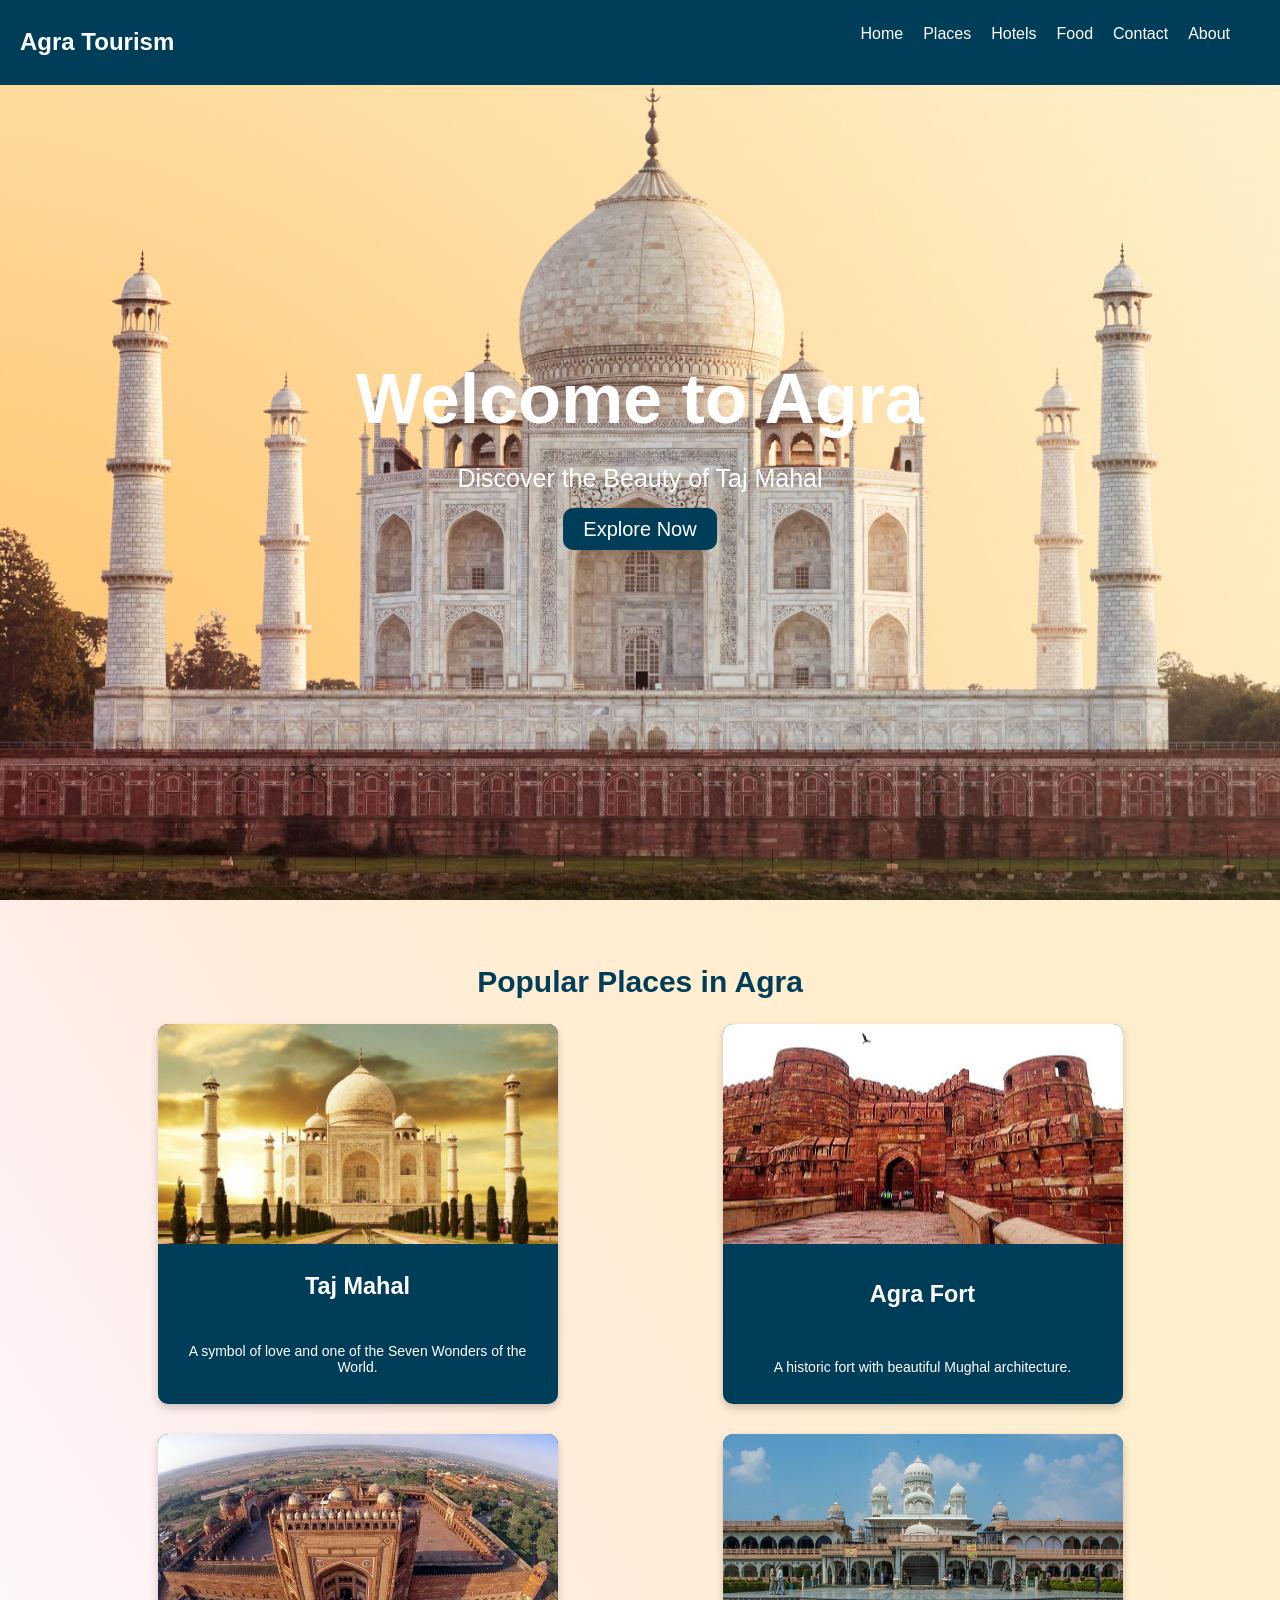
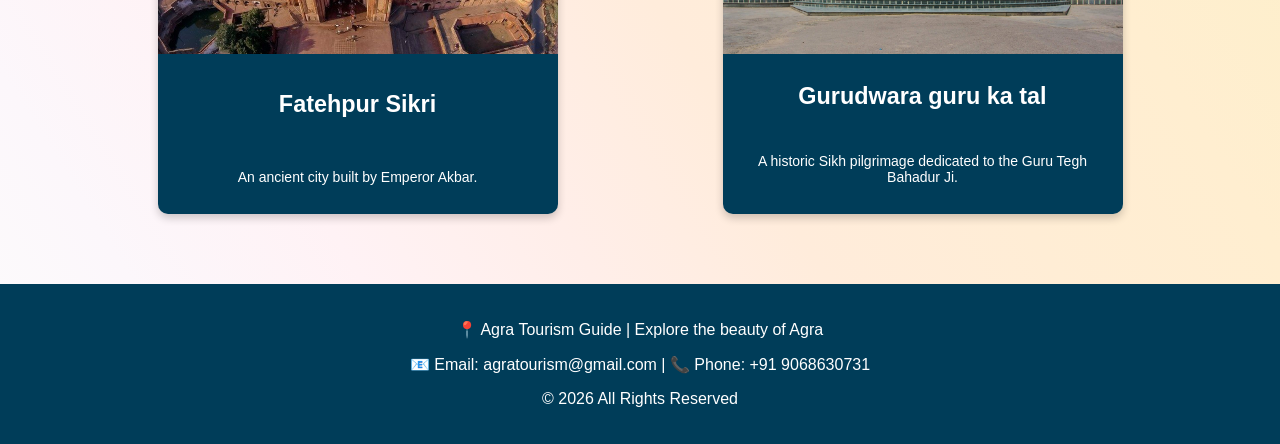
<file: index.html>
<!DOCTYPE html>
<html lang="en">
<head>
    <meta charset="UTF-8">

    <!-- ✅ Mobile responsive  -->
    <meta name="viewport" content="width=device-width, initial-scale=1.0">

    <title>Agra Tourism Guide</title>
    <link rel="stylesheet" href="css/style.css">
</head>

<body>

    <!-- Navbar -->
    <nav>
        <h1>Agra Tourism</h1>
        <ul>
            <li><a href="#">Home</a></li>
            <li><a href="#">Places</a></li>
            <li><a href="#">Hotels</a></li>
            <li><a href="#">Food</a></li>
            <li><a href="#">Contact</a></li>
            <li><a href="about.html">About</a></li>
        </ul>
    </nav>

    

    <!-- ✅ Hero Section (fixed - only one) -->
    <section class="hero">
        <div class="carousel">
            <div class="slide">
                <img src="image/tajmahal2.jpg" alt="Taj Mahal View 1">
            </div>
            <div class="slide">
                <img src="image/tajmahal1.jpg" alt="Taj Mahal View 2">
            </div>
            <div class="slide">
                <img src="image/tajmahal3.jpg" alt="Taj Mahal View 3">
            </div>
        </div>

        <div class="overlay">
            <h2>Welcome to Agra</h2>
            <p>Discover the Beauty of Taj Mahal</p>
            <a href="explore.html" class="btn">Explore Now</a>
        </div>
    </section>

    <!-- Popular Places -->
    <section class="places">
        <h2>Popular Places in Agra</h2>

        <div class="card-container">
            
        <div class="card">
            <img src="image/tajmahal5.jpg">
            <h3>Taj Mahal</h3>
            <p>A symbol of love and one of the Seven Wonders of the World.</p>
        </div>

        <div class="card">
            <img src="image/agrafort.jpg">
            <h3>Agra Fort</h3>
            <p>A historic fort with beautiful Mughal architecture.</p>
        </div>

        <div class="card">
            <img src="image/fathepur.jpg">
            <h3>Fatehpur Sikri</h3>
            <p>An ancient city built by Emperor Akbar.</p>
        </div>

        <div class="card">
            <img src="image/gurudwara.jpg">
            <h3>Gurudwara guru ka tal</h3>
            <p>A historic Sikh pilgrimage dedicated to the Guru Tegh Bahadur Ji.</p>
        </div>

        </div>
    </section>

    <!-- Footer -->
    <footer>
        <p>📍 Agra Tourism Guide | Explore the beauty of Agra</p>
        <p>📧 Email: agratourism@gmail.com | 📞 Phone: +91 9068630731</p>
        <p>© 2026 All Rights Reserved</p>
    </footer>

    <!-- ✅ JS file body ke end me -->
    <script src="JS/script.js"></script>

</body>
</html>
</file>
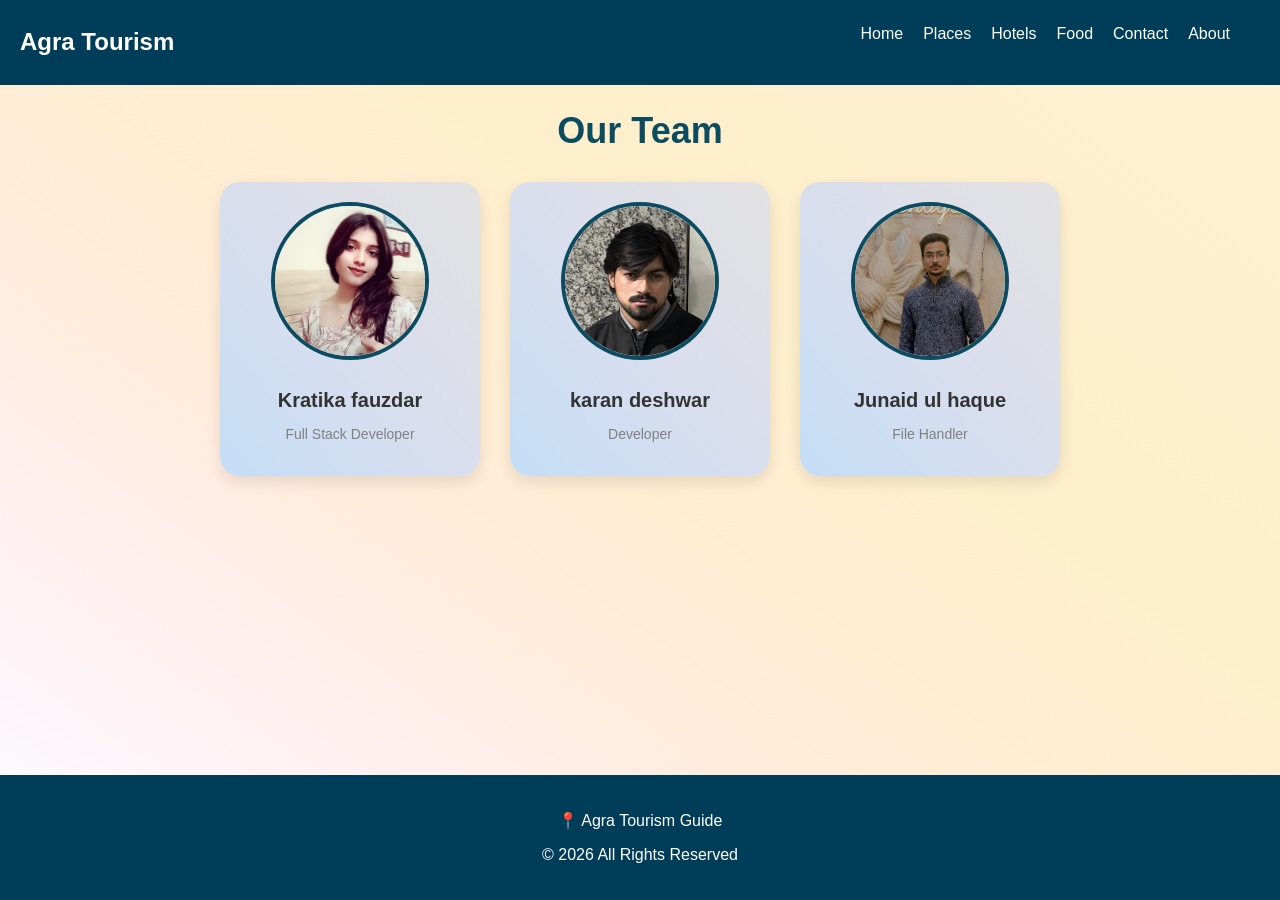
<file: about.html>
<!DOCTYPE html>
<html lang="en">
<head>
    <meta charset="UTF-8">
    <meta name="viewport" content="width=device-width, initial-scale=1.0">
    <title>About Us - Agra Tourism</title>
    <link rel="stylesheet" href="css/style.css">
    <style>

        
/* About Section */
.about {
  padding: 60px 20px;
  text-align: center;
}

.about h2 {
  font-size: 36px;
  /* margin-bottom: 40px; */
  margin-top: 50px;
  color: #0b4c61;
}

/* Team Container */
.team-container {
  display: flex;
  justify-content: center;
  gap: 30px;
  flex-wrap: wrap;
}

/* Member Card */
.member {
  background-image: linear-gradient(to right top, #c3def6, #cfdef2, #d9deed, #dfe0e7, #e2e2e2);
  padding: 20px;
  width: 220px;
  border-radius: 20px;
  box-shadow: 0 6px 15px rgba(0,0,0,0.1);
  transition: all 0.3s ease;
}

/* Hover Effect */
.member:hover {
  transform: translateY(-10px) scale(1.05);
}

/* Member Image */
.member img {
  width: 150px;
  height: 150px;
  border-radius: 50%;   /* circle image 🔥 */
  object-fit: cover;
  margin-bottom: 15px;
  border: 4px solid #0b4c61;
}

/* Name */
.member h3 {
  margin: 10px 0 5px;
  color: #333;
  font-family: 'Lucida Sans', 'Lucida Sans Regular', 'Lucida Grande', 'Lucida Sans Unicode', Geneva, Verdana, sans-serif;
  font-size: 20px;
}

/* Role */
.member p {
  color: gray;
  font-size: 14px;
}

    /* Footer Styling */
.footer {
  background-color: #0b4c61;
  color: white;
  text-align: center;
  padding: 20px 10px;
  margin-top: 50px;
}

.footer p {
  margin: 5px 0;
  font-size: 14px;
}

/* Sticky footer (page ke niche chipka rahe) */
body {
  display: flex;
  flex-direction: column;
  min-height: 100vh;
  }

footer {
  margin-top: auto;
}
    </style>
</head>

<body>

    <!-- Navbar (same as main page) -->
    <nav>
        <h1>Agra Tourism</h1>
        <ul>
            <li><a href="index.html">Home</a></li>
            <li><a href="#">Places</a></li>
            <li><a href="#">Hotels</a></li>
            <li><a href="#">Food</a></li>
            <li><a href="#">Contact</a></li>
            <li><a href="about.html">About</a></li>
        </ul>
    </nav>

    <!-- About Section -->
    <section class="about">
      <h2>Our Team</h2>

      <div class="team-container">

        <div class="member">
          <img src="image/member1.jpg">
          <h3>Kratika fauzdar</h3>
          <p>Full Stack Developer</p>
        </div>

        <div class="member">
          <img src="image/member2.jpg">
          <h3>karan deshwar</h3>
          <p>Developer</p>
        </div>

        <div class="member">
          <img src="image/member3.jpg">
          <h3>Junaid ul haque</h3>
          <p>File Handler </p>
        </div>

      </div>
    </section>

    <!-- Footer -->
    <footer>
        <p>📍 Agra Tourism Guide</p>
        <p>© 2026 All Rights Reserved</p>
    </footer>

</body>
</html>
</file>
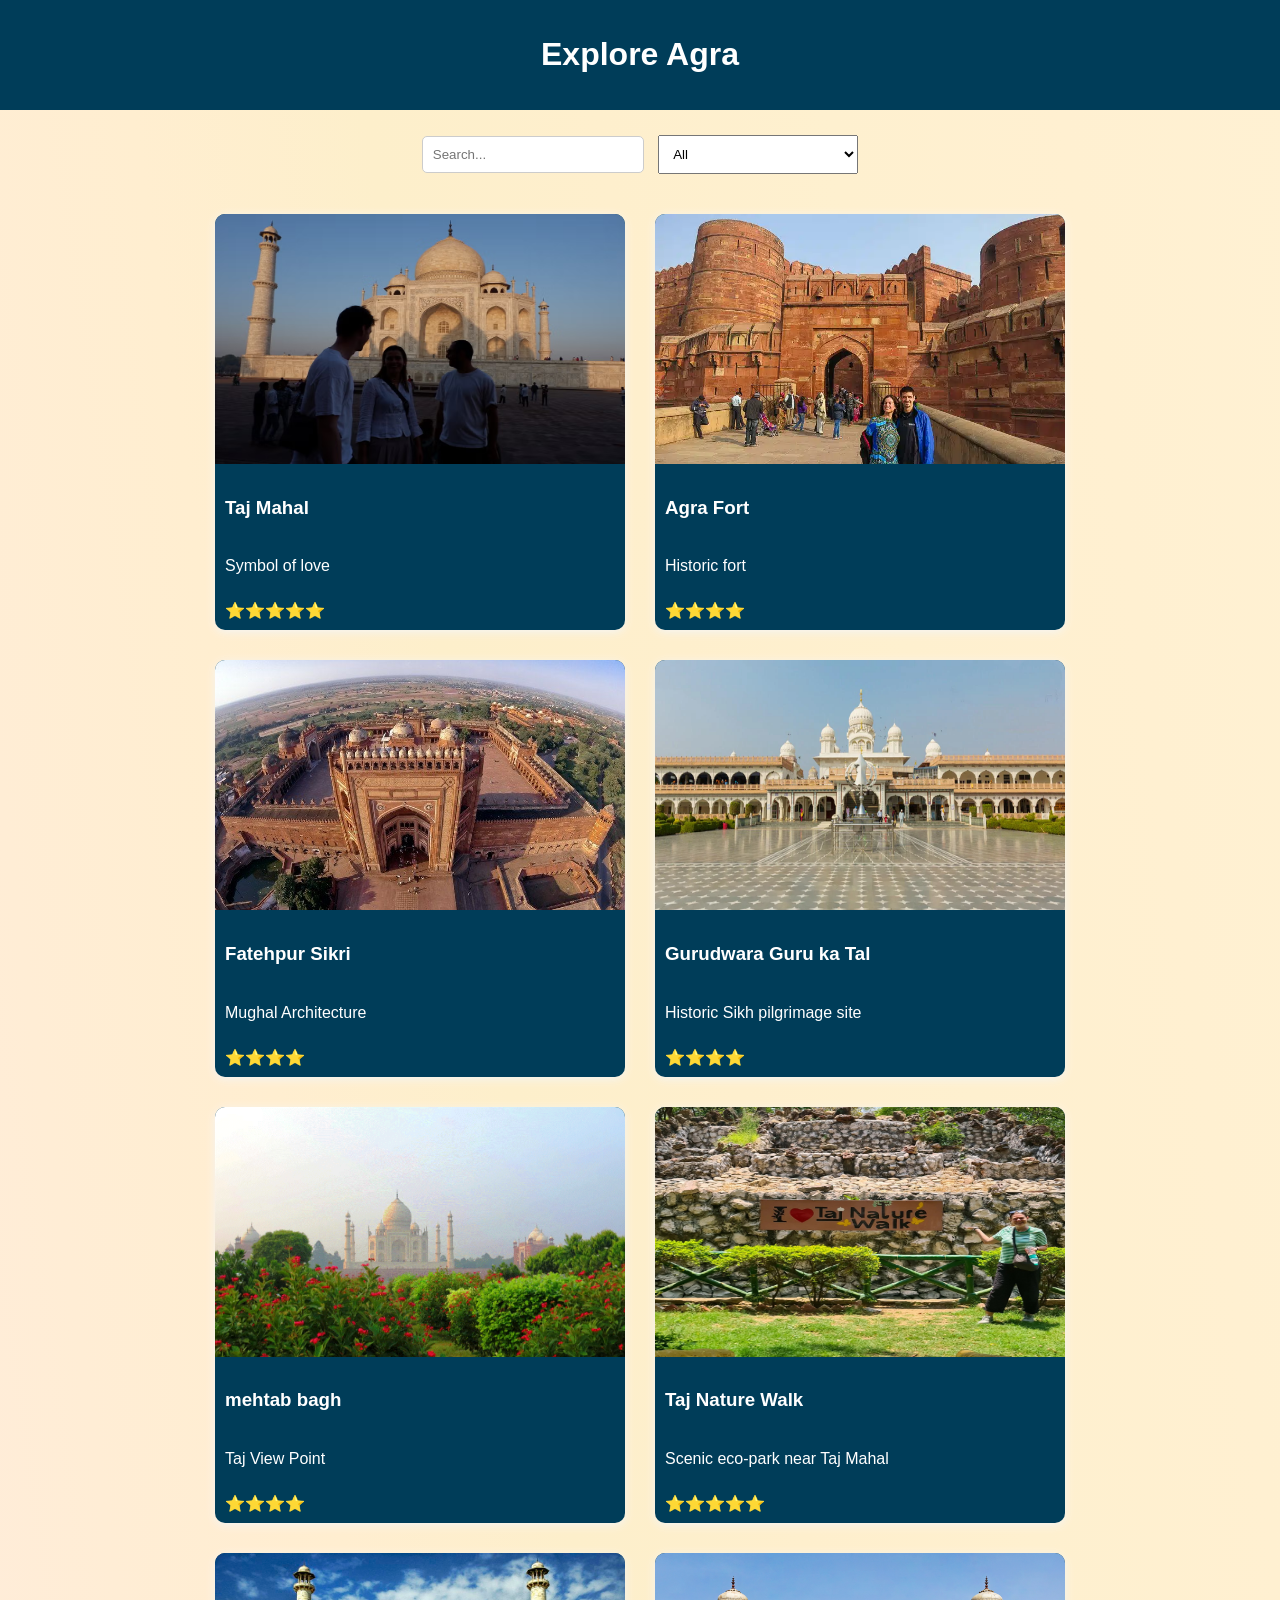
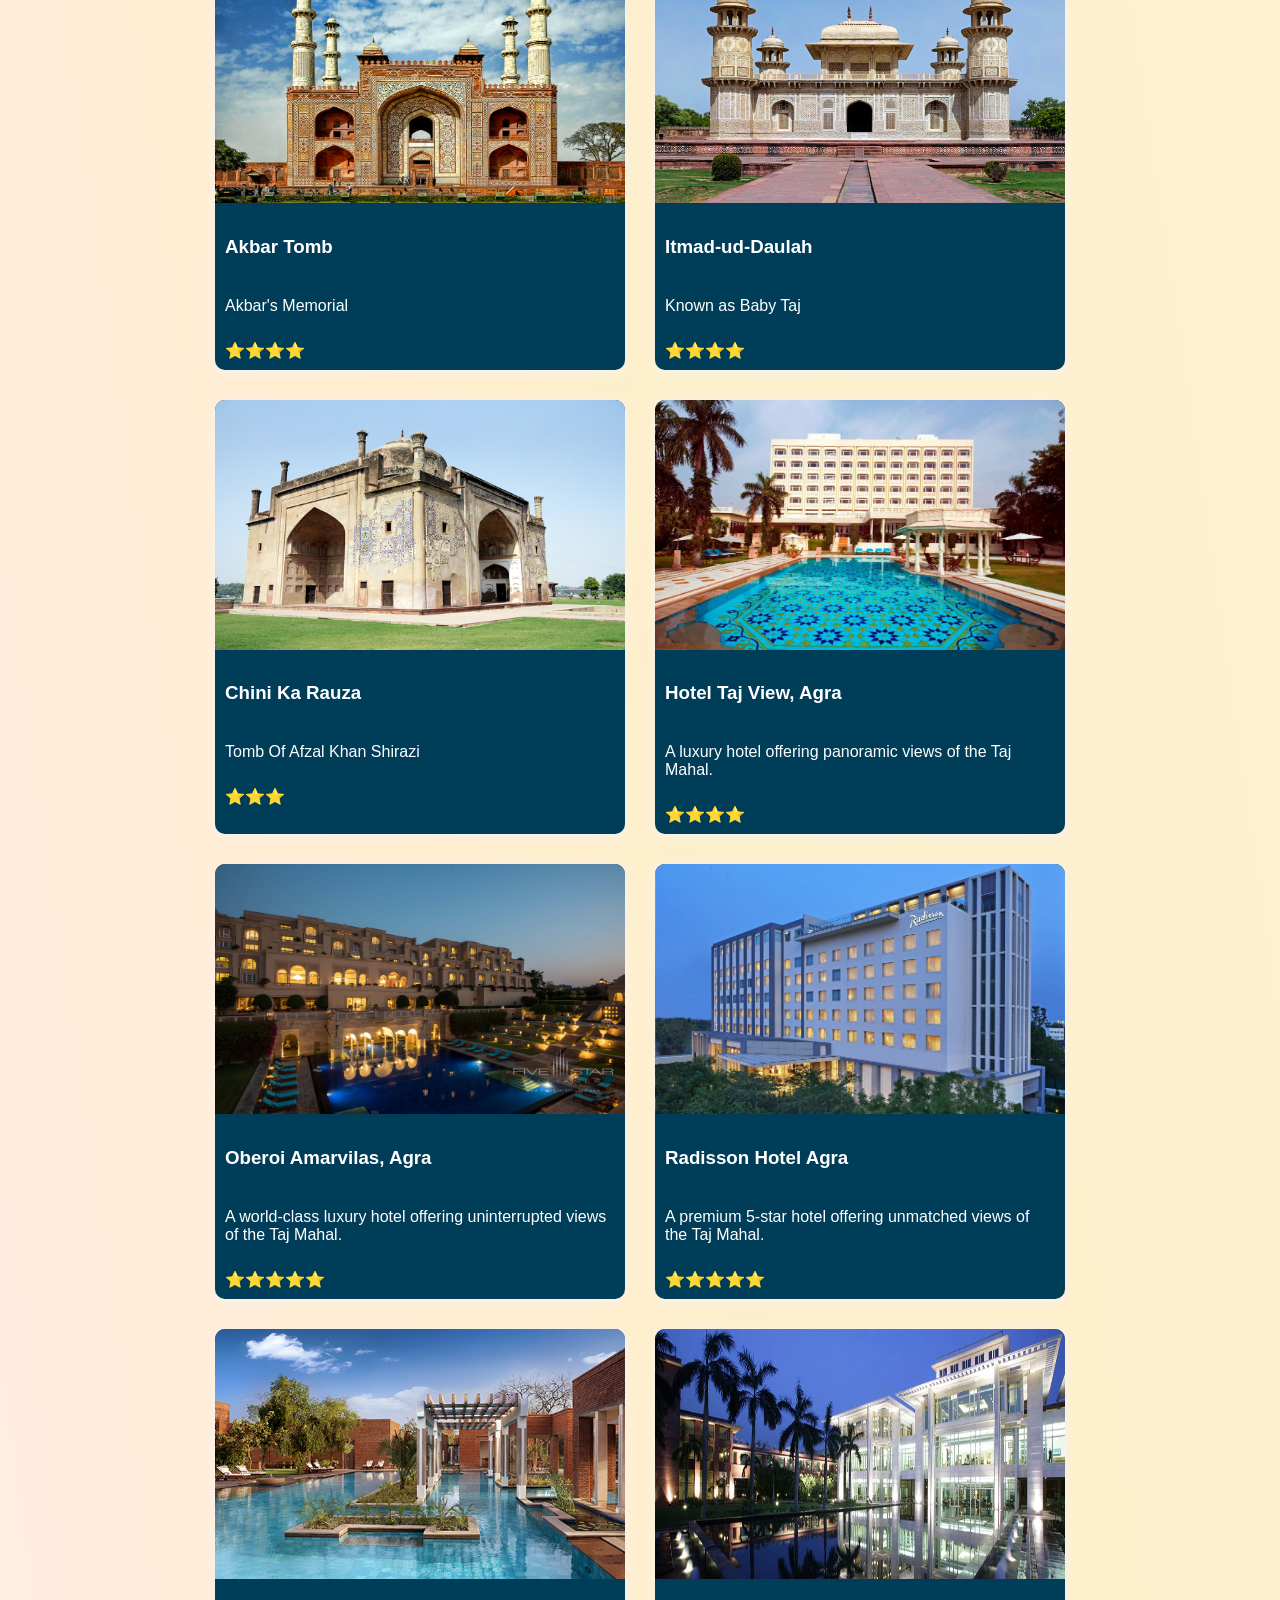
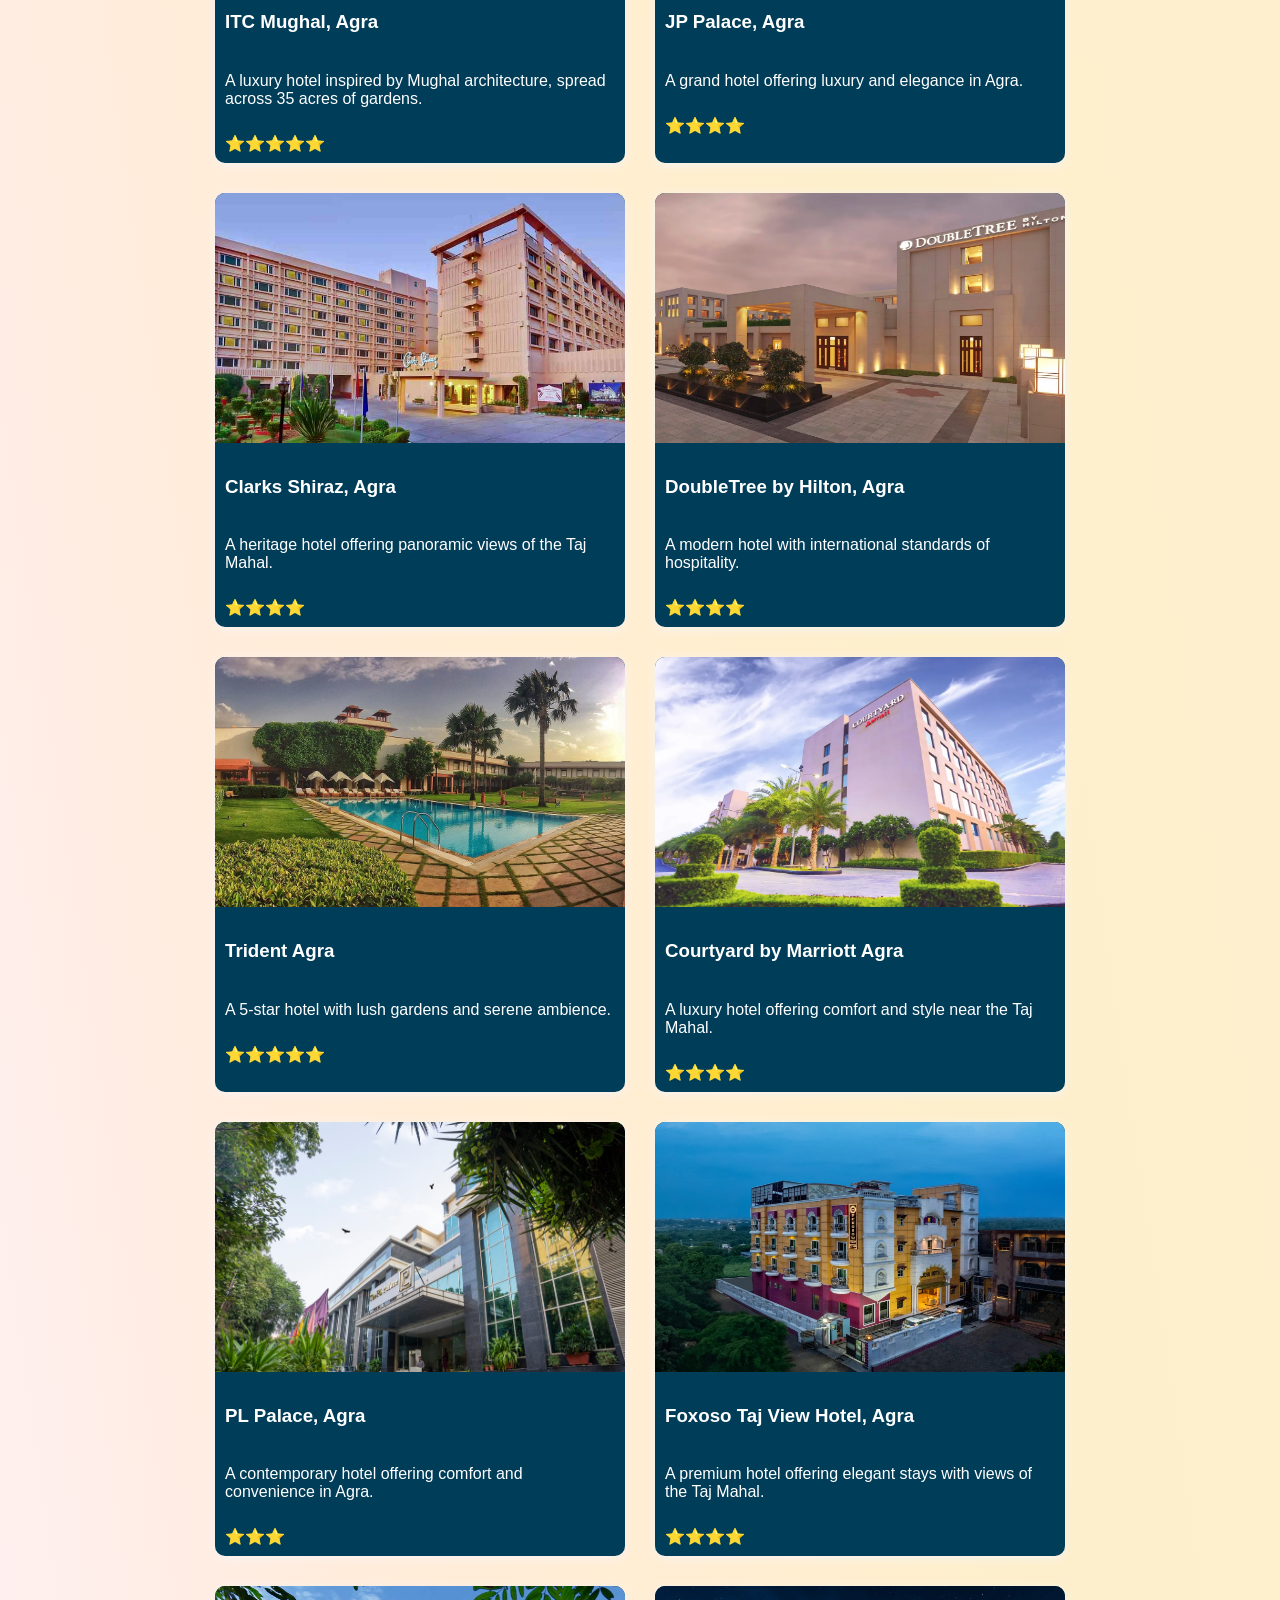
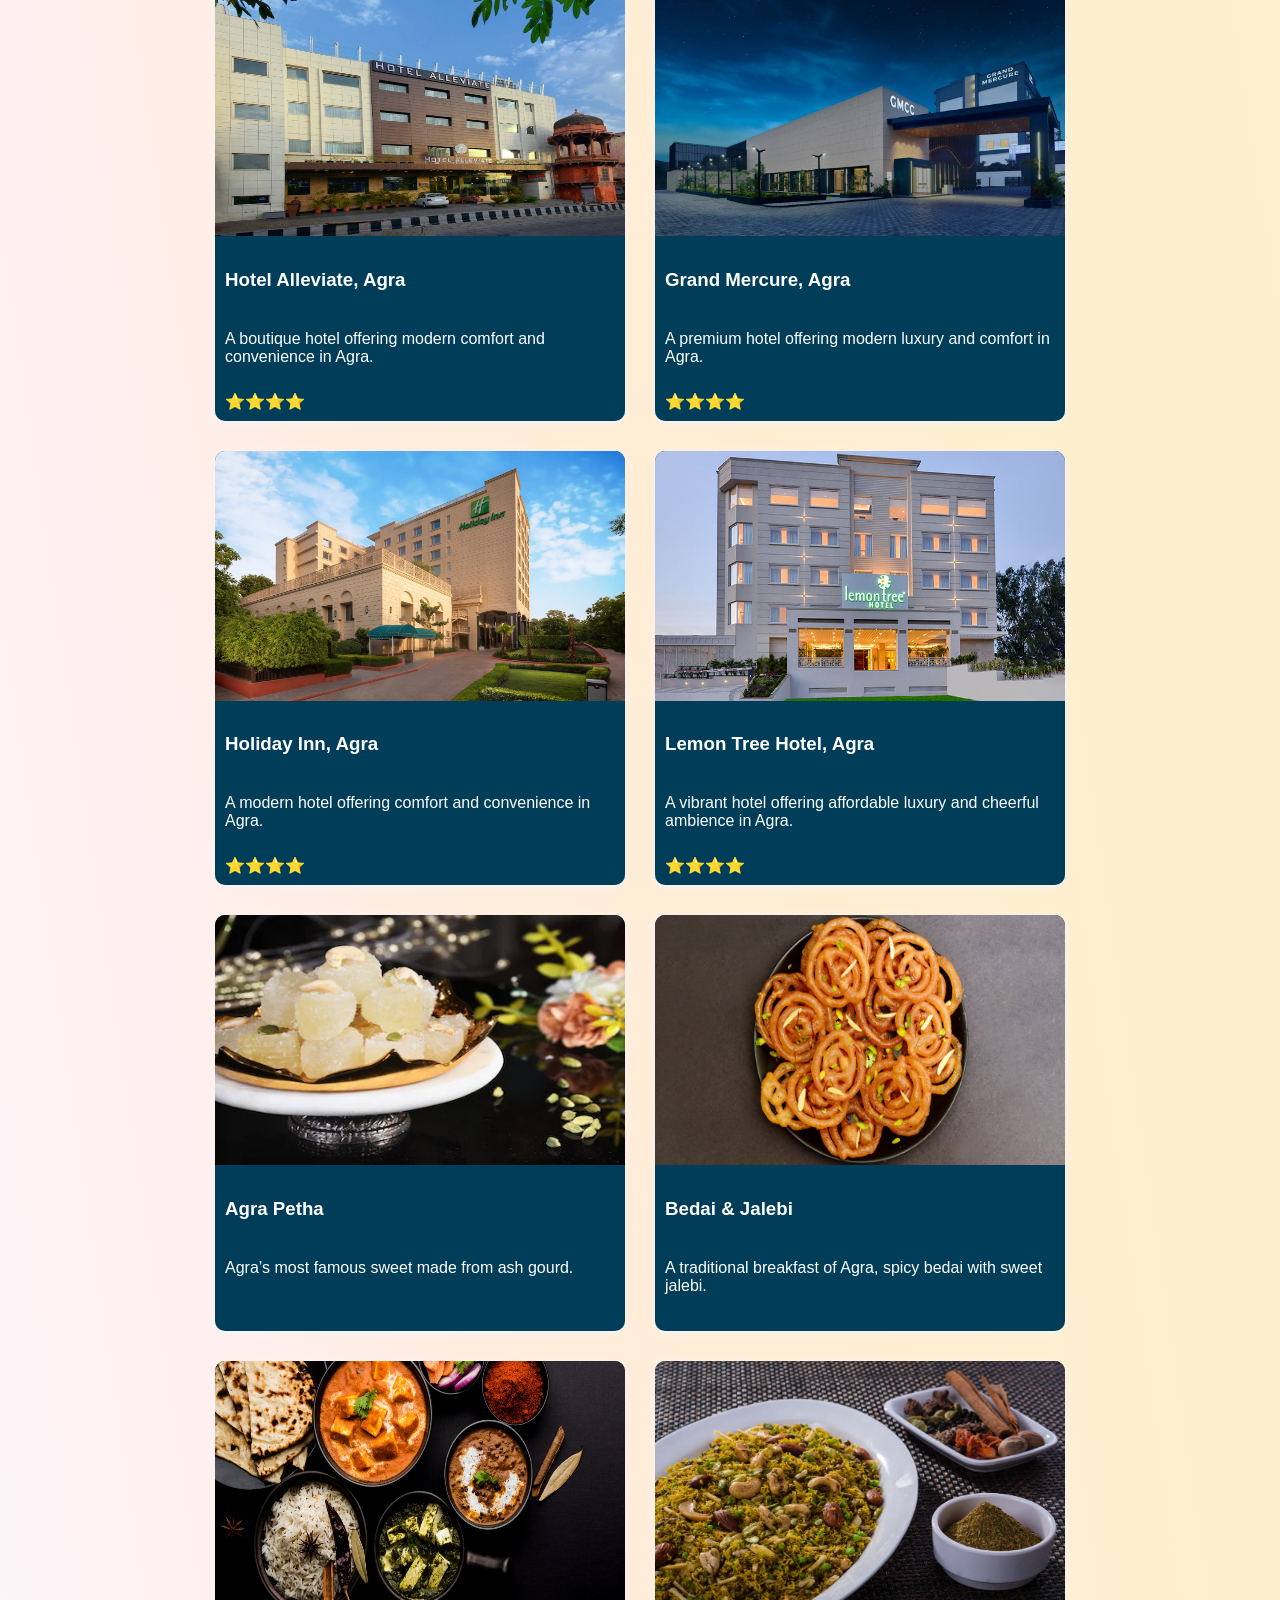
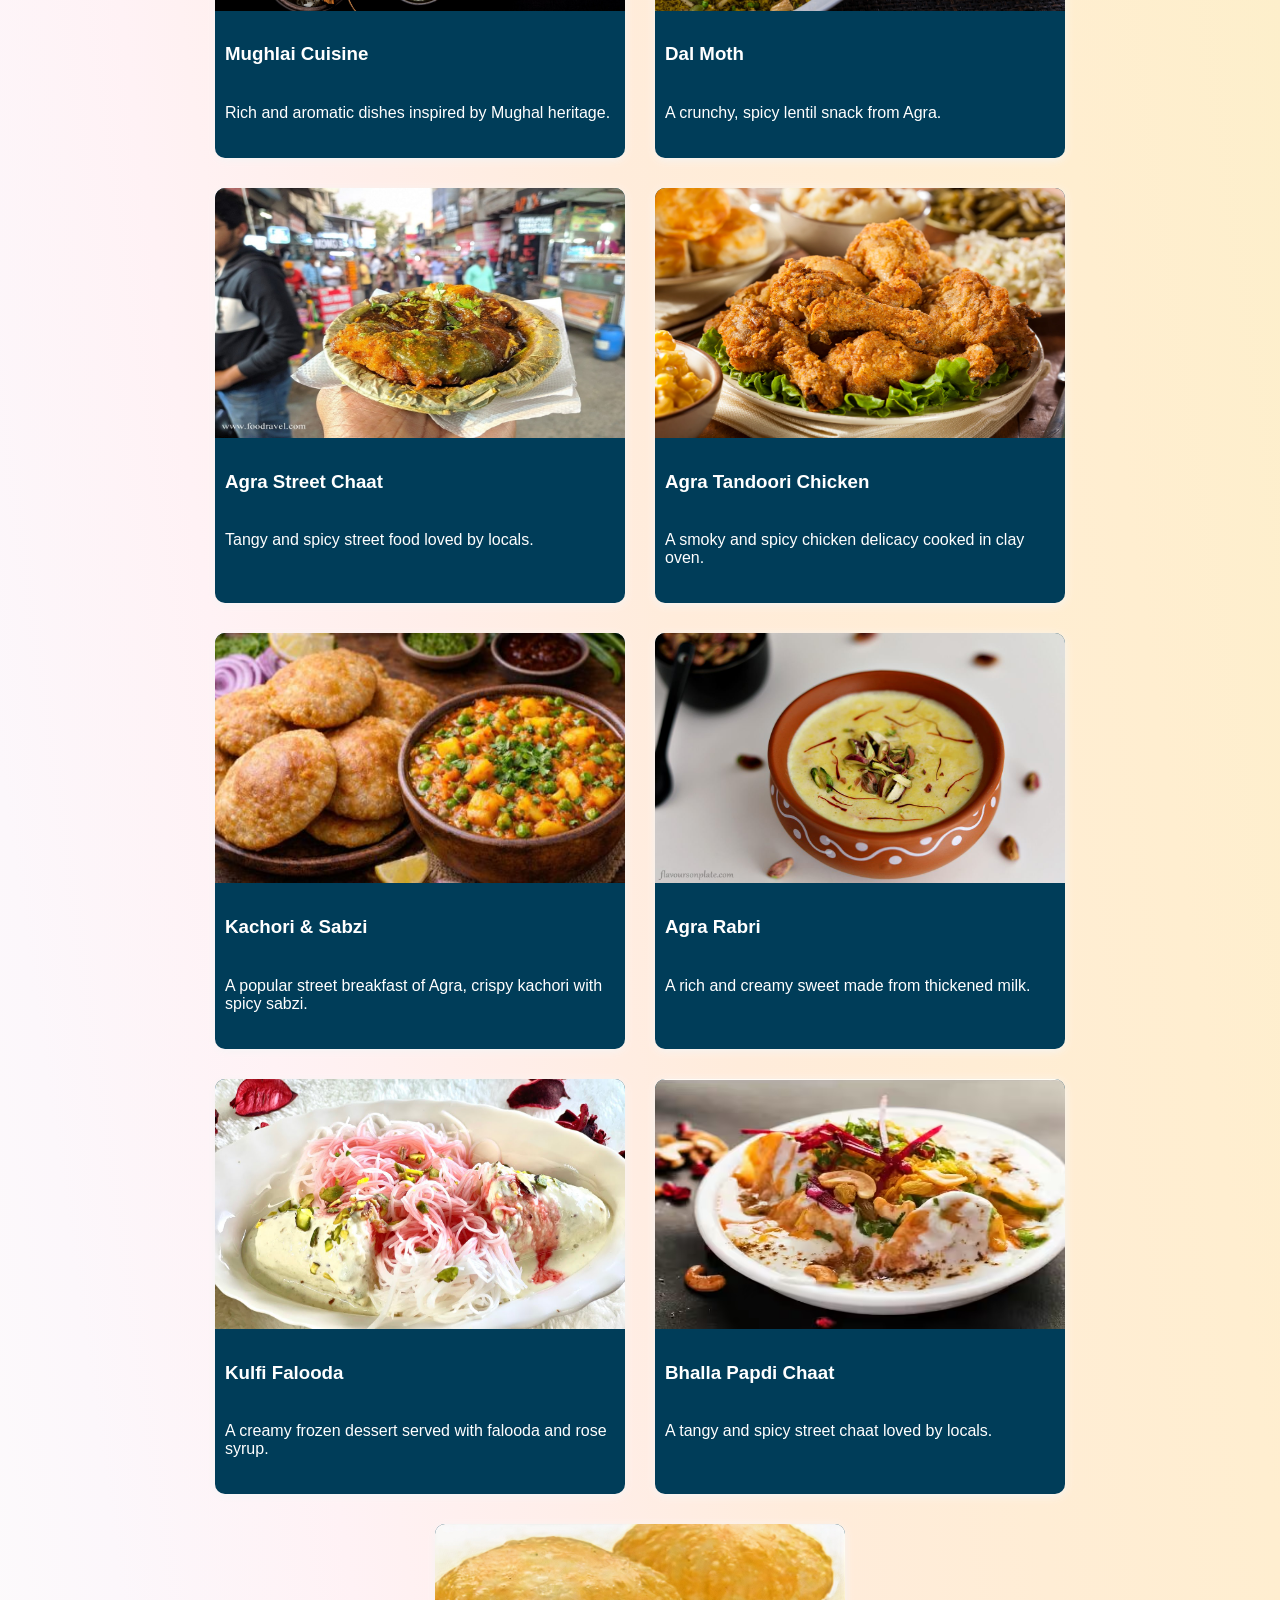
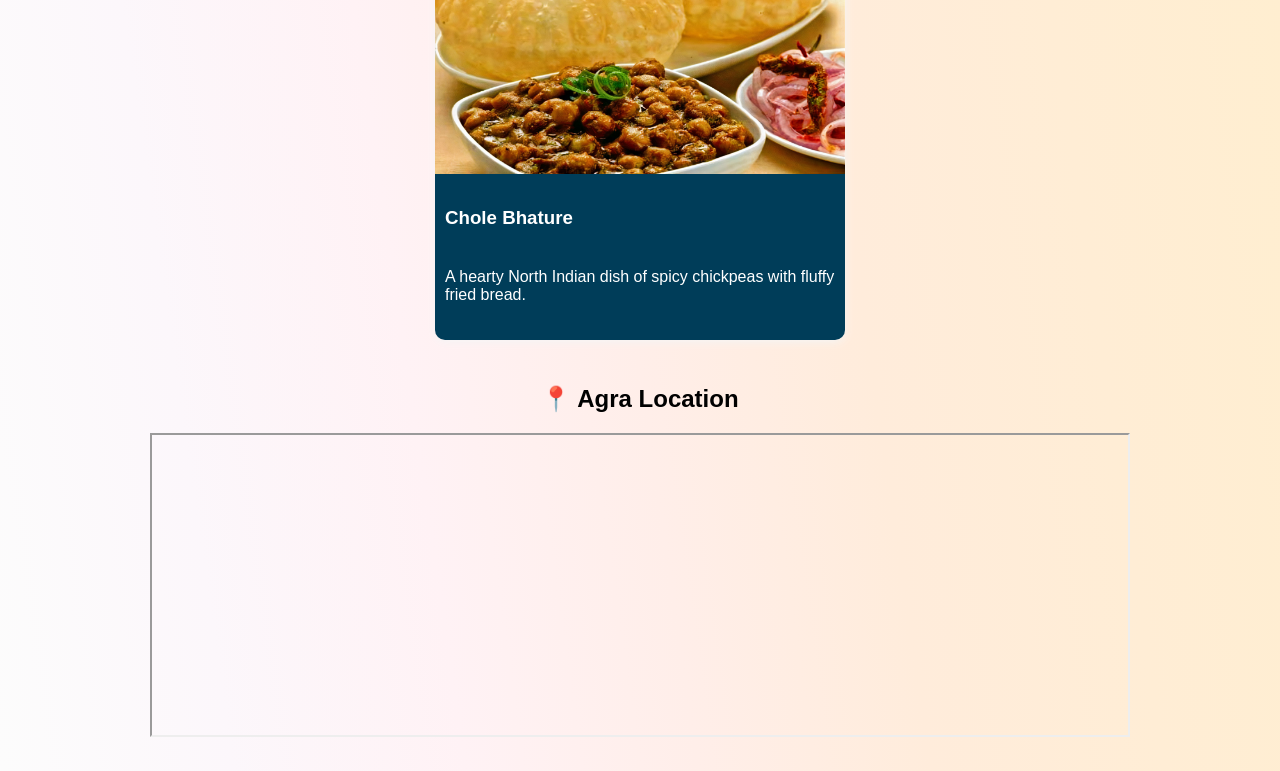
<file: explore.html>
<!DOCTYPE html>
<html lang="en">
<head>
<meta charset="UTF-8">
<meta name="viewport" content="width=device-width, initial-scale=1.0">
<title>Explore Agra</title>

<style>
body {
    font-family: Arial;
    margin: 0;
    background-image: linear-gradient(to right top, #fcfcfc, #fcf7fb, #fff2f5, #ffeee9, #ffecdb, #ffedd5, #ffeed0, #fdefcb, #feefcd, #fef0cf, #fff0d1, #fff1d3);
}

.header {
    background:#003d59;
    color: white;
    padding: 15px;
    text-align: center;
}

/* Search */
.search-box {
    text-align: center;
    margin: 20px;
    position: relative;
}

.search-box input {
    border-radius: 5px;
    border: 1px solid #ccc;
}

.search-box input, select {
    padding: 10px;
    margin: 5px;
    width: 200px;
}

/* Suggestions */
#suggestions {
    position: absolute;
    background: white;
    width: 200px;
    left: 50%;
    transform: translateX(-50%);
    border: 1px solid #ccc;
    display: none;
    z-index: 1000;
}


#suggestions div {
    padding: 8px;
    cursor: pointer;
}

#suggestions div:hover {
    background: #eee;
}

/* Cards */
.container {
    display: flex;
    flex-wrap: wrap;
    justify-content: center;
}

.card {
    background:#003d59;
    width: 410px;
    margin: 15px;
    border-radius: 10px;
    box-shadow: 0px 2px 10px whitesmoke;
    overflow: hidden;
    transition: 0.3s;
    display: inline-block;
    color: white;

    }



.card:hover {
    transform: scale(1.05);
}

.card img {
    width: 100%;
    height: 250px;
}

.card h3, .card p {
    padding: 10px;
    color: white;
}

/* Rating */
.stars {
    color: gold;
    padding: 0 10px 10px;
    cursor: pointer;
}

/* Map */
.map {
    margin: 30px;
    text-align: center;
}
  /* new add  */



@media (max-width: 768px) {

    .search-box input, select {
        width: 90%;
    }

    .card {
        width: 90%;
    }

    .container {
        flex-direction: column;
        align-items: center;
    }

    iframe {
        width: 100%;
        height: 250px;
    }
}


</style>
</head>

<body>

<div class="header">
    <h1>Explore Agra</h1>
</div>

<div class="search-box">
    <input type="text" id="searchInput" placeholder="Search...">
    
    <select id="filter">
        <option value="all">All</option>
        <option value="place">Places</option>
        <option value="hotel">Hotels</option>
        <option value="food">Food</option>
    </select>

    <div id="suggestions"></div>
</div>

<div class="container" id="results"></div>

<!-- Google Map -->
<div class="map">
    <h2>📍 Agra Location</h2>
    <iframe 
        src="https://www.google.com/maps?q=agra&output=embed"
        width="80%" height="300">
    </iframe>
</div>

<script>
let data = [
    // places
    {
  name: "Taj Mahal",
  type: "place",
  img: "image/3tajmahal.jpg",
  desc: "Symbol of love",
  rating: 5,
  timings: "6:00 AM – 6:30 PM (Closed on Fridays)",
  entryFee: "₹50 (Indian), ₹1100 (Foreigners)",
  bestTime: "Sunrise or Full Moon nights",
  nearby: "Mehtab Bagh, Agra Fort, Taj Nature Walk",
  paragraph: "The Taj Mahal is a famous monument located in Agra, India it was built by emperor Shah Jahan in memory of his beloved wife mumtaz Mahal It was designated as UNESCO World Heritage the Taj Mahal is made of white marble and is known For its beautiful architecture. It is considered one of the Seven Wonders of the World The monument took around 20 years to complete and finished in 1653 The Taj Mahal attract millions of visitors from all over the world every year It is a symbol of love and is often called the symbol of eternal love The Taj Mahal complex include a mosque a guest house, and beautiful garden The monument changes its color depending on the time of day and lighting conditions  Reservation effort are being made to protect and maintain the Kazmir for future generations Contain this wrong commitment and you stop telling me the inside of Taj Mahal it's decorated with precious stones",
  gallery: [
    "image/tajview1.jpg",
    "image/tajview2.jpg",
    "image/tajview3.jpg",
    "image/tajview4.jpg",
    "image/tajview5.jpg",
  ],
   map: "https://www.google.com/maps/embed?pb=!1m18!1m12!1m3!1d3620.123456789!2d78.042155!3d27.175015!2m3!1f0!2f0!3f0!3m2!1i1024!2i768!4f13.1!3m3!1m2!1s0x3974775f0f0f0f0f%3A0xabcdef123456789!2sTaj%20Mahal!5e0!3m2!1sen!2sin!4v1712345678901",
  contact: {
    phone: "+91-562-1234567",
    email: "info@tajmahalagra.com",
  },
  website: "https://www.tajmahal.gov.in/",


    },
  {
  name: "Agra Fort",
  type: "place",
  img: "image/2agrafort.webp",
  desc: "Historic fort",
  rating: 4,
  timings: "Sunrise to Sunset",
  entryFee: "₹50 (Indian), ₹650 (Foreigners)",
  bestTime: "Winter mornings or evenings",
  nearby: "Taj Mahal (2 km), Mehtab Bagh",
  paragraph: "Located near the gardens of iconic Taj Mahal, The Agra Fort is a 18th century Mughal monument and a UNESCO World Heritage Site, This redstone fortress in Agra District,Uttar Pradesh stretches Across 2.5km and once house the Imperial City of the Mughal rulers . Agra Fort built by Emperor Akbar in 1565 AD This Fort is a masterpiece of design end construction within the fault are a number of exquisite buildings, Including the Moti masjid Diwan-i-Aam, Diwan-i-khas And Maussaman Burj, Where Emperor Shahza had died in imprisonment Jahangir Palace, Kas mehl and Sheesh mehl are the other important monuments inside the Fort",

  gallery: [
    "image/agrafortview1.jpg",
    "image/agrafortview2.jpg",
    "image/agrafortview3.jpg",
    "image/agrafortview4.jpg",
    "image/agrafortview5.jpg",
  ],
    map: "https://www.google.com/maps/embed?pb=!1m18!1m12!1m3!1d3620.567890123!2d78.008075!3d27.179514!2m3!1f0!2f0!3f0!3m2!1i1024!2i768!4f13.1!3m3!1m2!1s0x3974775fabcdef%3A0x123456789abcdef!2sAgra%20Fort!5e0!3m2!1sen!2sin!4v1712345678901",
  contact: {
    phone: "+91-562-2222222",
    email: "info@agrafort.com"
  },
   website: "https://agra.nic.in/tourist-place/agra-fort/",

},
{
  name: "Fatehpur Sikri",
  type: "place",
  img: "image/fathepur.jpg",
  desc: "Mughal Architecture",
  rating: 4,
  timings: "Sunrise to Sunset",
  entryFee: "₹50 (Indian), ₹610 (Foreigners)",
  bestTime: "October to March (pleasant weather)",
  nearby: "Buland Darwaza, Jama Masjid, Panch Mahal",
  paragraph:"Fatehpur Sikri, a city predominantly in red sand-stone, situated at a distance of 37 kms from Agra, was built by the Mughal Emperor Jalal-ud-din Mohammad Akbar, in honour of the great Sufi saint Sheikh Salim Chisti ; its magnificence and uniqueness offers a fine example of the emperor's architectural finesse. \nAkbar's tolerant religious views and interest in literature, architecture and fine arts gave the buildings at Fatehpur Sikri a charismatic blend of Islamic and Hindu elements in their style and design.At Fatehpur Sikri during sunset and sunrise, the turrets and domes create shadows and silhouette against the copper red sky; which truly is an inspirational scene for a painter's canvas or the visitor's eyes.Fatehpur Sikri is enclosed by a 11 kms long fortification wall interspersed with numerous gateways. The remains of the great city; the Imperial Palace Complex, the intricately built marble tomb of the great Sufi saint, Sheikh Salim Chisti and the grand mosque are second only to The Taj Mahal, a benchmark of architectural beauty.A rich imagination is all it takes to transport any visitor to the era of gold tapestry, drapes, rich plush carpets and the royalty of the Mughal courts.",
   gallery: [
    "image/fathepurview1.jpg",
    "image/fathepurview2.jpg",
    "image/fathepurview3.jpg",
    "image/fathepurview4.jpg",
    "image/fathepurview5.jpg",

  ],
  map: "https://www.google.com/maps/embed?pb=!1m18!1m12!1m3!1d3621.123456789!2d77.6675!3d27.0937!2m3!1f0!2f0!3f0!3m2!1i1024!2i768!4f13.1!3m3!1m2!1s0x3973fd123456789%3A0xabcdef987654321!2sFatehpur%20Sikri!5e0!3m2!1sen!2sin!4v1712345678901",
  contact: {
    phone: "+91-561-3333333",
    email: "info@fatehpursikri.com"
  },
  website: "https://culture.gov.in/fatehpur-sikri",


},
   {
  name: "Gurudwara Guru ka Tal",
  type: "place",
  img: "image/gurukatal.jpg",
  desc: "Historic Sikh pilgrimage site",
  rating: 4,
  timings: "5:00 AM – 10:00 PM",
  entryFee: "No entry fee",
  bestTime: "Morning or during Gurpurab celebrations",
  nearby: "Akbar’s Tomb (Sikandra), Agra city markets",
  paragraph:"Gurudwara Guru Ka Taal in Agra is a revered Sikh Gurudwara, associated with Guru Hargobind Sahib Ji, the sixth Guru of the Sikhs. Situated on the banks of the Yamuna River, this historical Gurudwara holds great significance for Sikhs and is an important site of pilgrimage.\n It is believed to be the place where Guru Hargobind Ji stayed while visiting Agra, and the Taal (lake) here is named in his honor. The Gurudwara features beautiful architecture, with serene surroundings that provide a peaceful atmosphere for worship and reflection.\nDevotees and visitors can participate in the daily prayers, listen to the continuous recitation of the Guru Granth Sahib, and experience the tradition of Langar, the free community meal served to all. The Gurudwara is open to all visitors and offers a welcoming environment for people of all backgrounds to come and pay their respects.",
   gallery: [
    "image/gurudwaraview1.jpg",
    "image/gurudwaraview2.jpg",
    "image/gurudwaraview3.jpg",
    "image/gurudwaraview4.jpg",
  ],
   map: "https://www.google.com/maps/embed?pb=!1m18!1m12!1m3!1d3621.567890123!2d78.0055!3d27.2075!2m3!1f0!2f0!3f0!3m2!1i1024!2i768!4f13.1!3m3!1m2!1s0x397477123456789%3A0xabcdef987654321!2sGuru%20Ka%20Tal!5e0!3m2!1sen!2sin!4v1712345678901",
  contact: {
    phone: "+91-562-4444444",
    email: "info@gurukatalagra.com"
  },
  website: "https://sgpc.net/sri-harmandir-sahib/",

},

 {
  name: "mehtab bagh",
  type: "place",
  img: "image/mehtabagh.gif",
  desc: "Taj View Point",
  rating: 4,
  timings: "Sunrise to Sunset",
  entryFee: "₹50 (Indian), ₹610 (Foreigners)",
  bestTime: "October to March (pleasant weather)",
  nearby: "Buland Darwaza, Jama Masjid, Panch Mahal",
  paragraph:"Mehtab Bagh, also known as the Moonlight Garden, is located next to the Taj Mahal. This stunning garden offers a mesmerising experience from morning to night. It's said to be the perfect spot to enjoy a breathtaking view of the Taj Mahal without the usual crowds. Legend has it that Emperor Shah Jahan designed the garden so that he could admire the Taj Mahal in all its beauty. And on moonlit nights, the reflection of the Taj Mahal in the water of Mehtab Bagh is simply magical! \nBuilt in the Charbagh style, the garden featured beautiful white walkways, grand fountains with reflecting pools and airy pavilions decorated with colourful fruit trees reminiscent of Paradise Gardens. The garden was initially designed as a crescent shape with pools and fountains but was eventually changed to its current square layout. This was due to the frequent flooding during the early 1900s, which damaged many of the older features. The Archaeological Survey of India (ASI) restored it to its original state by 1994.",
   gallery: [
    "image/mehtabview1.jpg",
    "image/mehtabview2.jpg",
    "image/mehtabview3.jpg",
    "image/mehtabview4.jpg",
  ],
  map: "https://www.google.com/maps/embed?pb=!1m18!1m12!1m3!1d3620.987654321!2d78.0410!3d27.1800!2m3!1f0!2f0!3f0!3m2!1i1024!2i768!4f13.1!3m3!1m2!1s0x397477abcdef123%3A0x987654321abcdef!2sMehtab%20Bagh!5e0!3m2!1sen!2sin!4v1712345678901",
  contact: {
    phone: "+91-562-6666666",
    email: "info@mehtabbaghagra.com",
  },
website: "https://www.incredibleindia.gov.in/en/uttar-pradesh/agra/mehtab-bagh",

},

 {
  name: "Taj Nature Walk",
  type: "place",
  img: "image/tajnature.jpg",
  desc: "Scenic eco-park near Taj Mahal",
  rating: 5,
  timings: "6:00 AM – 6:00 PM",
  entryFee: "₹20 (Indian), ₹100 (Foreigners)",
  bestTime: "Morning for bird watching or evening stroll",
  nearby: "Taj Mahal, Mehtab Bagh, Yamuna Riverfront",
  paragraph:"The Taj nature walk is located on Fatehabad road, 500 meter away from Taj Mahal east gate. It spreads up to the right bank of the river Yamuna. The Taj nature walk is a green belt area, having variety of thorny and broad-leaved tree species dotted with high grasslands. These high grassland mounds provide a unique platform to enjoy the beauty of Taj Mahal from different directions. The Taj has variation in its hue, colour and radiance with respect to time and season. Along with six grass mounds, there is a nine km long nature trail providing visuals of Taj Mahal from different settings.",
   gallery: [
    "image/naturewalkview1.jpg",
    "image/naturewalkview2.jpg",
    "image/naturewalkview3.jpg",
    "image/naturewalkview4.jpg",
  ],
  map: "https://www.google.com/maps/embed?pb=!1m18!1m12!1m3!1d3620.987654321!2d78.0450!3d27.1700!2m3!1f0!2f0!3f0!3m2!1i1024!2i768!4f13.1!3m3!1m2!1s0x397477abcdef123%3A0x987654321abcdef!2sTaj%20Nature%20Walk!5e0!3m2!1sen!2sin!4v1712345678901",
  contact: {
    phone: "+91-562-5555555",
    email: "info@tajnaturewalk.com",
  },
  website: "https://www.tajmahotsav.org/destination_taj_nature_walk.aspx",

},
{
  name: "Akbar Tomb",
  type: "place",
  img: "image/akbartomb.jpg",
  desc: "Akbar's Memorial",
  rating: 4,
  timings: "Sunrise to Sunset",
  entryFee: "₹50 (Indian), ₹610 (Foreigners)",
  bestTime: "October to March (pleasant weather)",
  nearby: "Buland Darwaza, Jama Masjid, Panch Mahal",
  paragraph: "Emperor Akbar's Tomb stands as an architectural masterpiece in Sikandra and testifies to his lasting legacy as Mughal Emperor. This grand mausoleum seamlessly fuses Hindu, Islamic and Persian elements in order to reflect Akbar's ideals of inclusivity, peace and unity; his influence over Sikandar city can be seen here forever! It remains an incredible monument today. \nEmperor Akbar's Tomb is not only one of Sikandra's largest monuments but also among India's best preserved Mughal structures, captivating history enthusiasts from near and far. Its grandeur and historical importance make it a must-visit location, offering visitors a window into Mughal heritage. As you explore this magnificent tomb, you may even spot langurs - black-faced monkeys that have taken shelter within the lush gardens surrounding its mausoleum.",
     gallery: [
    "image/akbartombview1.jpg",
    "image/akbartombview2.jpg",
    "image/akbartombview3.jpg",
    "image/akbartombview4.jpg",
  ],
   map: "https://www.google.com/maps/embed?pb=!1m18!1m12!1m3!1d3621.987654321!2d78.0050!3d27.2070!2m3!1f0!2f0!3f0!3m2!1i1024!2i768!4f13.1!3m3!1m2!1s0x397477abcdef123%3A0x987654321abcdef!2sAkbar's%20Tomb%20Sikandra!5e0!3m2!1sen!2sin!4v1712345678901",
  contact: {
    phone: "+91-562-7777777",
    email: "info@akbarstombagra.com",
  },
  website: "https://asiagracircle.in/monuments.html",

},
 {
  name: "Itmad‑ud‑Daulah",
  type: "place",
  img: "image/etmadaula.jpg",
  desc: "Known as Baby Taj",
  rating: 4,
  timings: "Sunrise to Sunset",
  entryFee: "₹30 (Indian), ₹310 (Foreigners)",
  bestTime: "Morning or evening for photography",
  nearby: "Yamuna Riverfront, Mehtab Bagh, Taj Mahal",
  paragraph:"Itmad-ud-Daulah’s Tomb is in the Moti Bagh area of Agra. It’s 6 km away from Taj Mahal, on the way to Mehtab Bagh. The mausoleum stands as a large jewel box along the banks of the Yamuna River, looking like a smaller replica of the Taj Mahal. \nAlso referred to as “Baby Taj”, I’timad-ud-Daulah’s Tomb Agra is a mausoleum of a minister in the Mughal court. I’timad-ud-Daulah (earlier known as Mir Gheyas Beg) was the father of Nur Jahan, the wife of Jahangir. And she got this tomb built.\nThe Tomb of Itimad-ud-Daulah in Agra stands gracefully amidst a Charbagh-style garden. The beautifully landscaped garden and intricate inlay work on marble captivate anyone who visits the place. If you’re in Agra, you must visit this one-of-a-kind structural landmark of the city \nIt was the first tomb in India to be made entirely of marble. It marked the transition from the earlier Mughal establishments of red sandstone to full-fledged white marble marvels. It’s also considered to be an inspiration for the Taj Mahal.\nWhile I’timad-ud-Daulah’s tomb may lack the magnificence of many Mughal-era structures, it’s proof of the artistic prowess of the time. It’s an embodiment of their lavish artistic sensibilities.",
     gallery: [
    "image/itmaduddaulahview1.jpg",
    "image/itmaduddaulahview2.jpg",
    "image/itmaduddaulahview3.jpg",
    "image/itmaduddaulahview4.jpg",
  ],
    map: "https://www.google.com/maps/embed?pb=!1m18!1m12!1m3!1d3620.987654321!2d78.0420!3d27.1900!2m3!1f0!2f0!3f0!3m2!1i1024!2i768!4f13.1!3m3!1m2!1s0x397477abcdef123%3A0x987654321abcdef!2sItmad-ud-Daulah's%20Tomb!5e0!3m2!1sen!2sin!4v1712345678901",
  contact: {
    phone: "+91-562-8888888",
    email: "info@babytaajagra.com",
  },
  website: "https://www.incredibleindia.gov.in/en/uttar-pradesh/agra/itimad-ud-daulahs-tomb",
},
{
  name: "Chini Ka Rauza",
  type: "place",
  img: "image/chinikarauza.jpg",
  desc: "Tomb Of Afzal Khan Shirazi",
  rating: 3,
  timings: "Sunrise to Sunset",
  entryFee: "No Entry Fee",
  bestTime: "Morning ",
  nearby: "Itmad‑ud‑Daulah and Yamuna River",
  paragraph:"Chini Ka Rauza is a mausoleum located in Agra, India. It was built in the 17th century and is known for its beautiful Persian-style architecture. The tomb is made of glazed tiles and has intricate carvings and calligraphy on its walls. It is the final resting place of Allama Afzal Khan Mullah, who was a scholar and poet during the reign of Mughal Emperor Shah Jahan. The Chini Ka Rauza is a popular tourist attraction in Agra and is often visited by those interested in Mughal history and architecture. The mausoleum is a testament to the rich cultural heritage of India and is a must-visit for anyone traveling to Agra.",
  gallery: [
    "image/chinirozaview1.jpg",
    "image/chinirozaview2.jpg",
    "image/chinirozaview3.jpg",
    "image/chinirozaview4.jpg",
  ],
    map: "https://www.google.com/maps/embed?pb=!1m18!1m12!1m3!1d3621.567890123!2d78.0500!3d27.2000!2m3!1f0!2f0!3f0!3m2!1i1024!2i768!4f13.1!3m3!1m2!1s0x397477abcdef123%3A0x987654321abcdef!2sChini%20Ka%20Rauza!5e0!3m2!1sen!2sin!4v1712345678901",
  contact: {
    phone: "+91-562-9999999",
    email: "info@chinikarauzaagra.com",
  },
  website: "https://www.incredibleindia.gov.in/en/uttar-pradesh/agra/chini-ka-rauza"
 },

// hotels
 {
  type: "hotel",
  name: "Hotel Taj View, Agra",
  img: "image/tajhotel.jpeg",
  desc: "A luxury hotel offering panoramic views of the Taj Mahal.",
  rating:4,
  paragraph: "Hotel Taj View is known for its prime location and breathtaking views of the Taj Mahal. Guests can enjoy spacious rooms, fine dining, and warm hospitality. The hotel combines modern amenities with traditional charm, making it a popular choice for both leisure and business travellers.",
  rooms: [
    "Deluxe Rooms with Taj Mahal view",
    "Executive Suites",
    "Luxury Suites"
  ],
  facilities: [
    "Panoramic Taj Mahal views",
    "Swimming pool",
    "Fine dining restaurants",
    "Spa and wellness centre",
    "Conference and banquet halls"
  ],
  timings: "Check-in: 2:00 PM | Check-out: 12:00 PM",
  entryFee: "Room tariffs start from ₹7,000 per night",
  bestTime: "October to March for pleasant weather",
  nearby: "Taj Mahal (1 km), Agra Fort (3 km), Mehtab Bagh (4 km)",
  gallery: [
    "image/tajviewroom.jpg",
    "image/tajviewpool.jpg",
    "image/tajviewrooftop.jpg",
    "image/tajviewresturant.jpg",
    "image/tajviewlobby.jpg",
    "image/tajviewspa.jpg",
  ],
   map: "https://www.google.com/maps/embed?pb=!1m18!1m12!1m3!1d3620.987654321!2d78.0425!3d27.1755!2m3!1f0!2f0!3f0!3m2!1i1024!2i768!4f13.1!3m3!1m2!1s0x397477abcdef123%3A0x987654321abcdef!2sHotel%20Taj%20View%20Agra!5e0!3m2!1sen!2sin!4v1712345678901",
  contact: {
    phone: "+91-562-1234567",
    email: "reservations@tajview,agra.com"
  },
  website: "https://www.tajhotels.com/en-in/taj/tajview-agra/"

},
{
  type: "hotel",
  name: "Oberoi Amarvilas, Agra",
  img: "image/oberoi.jpg",
  desc: "A world-class luxury hotel offering uninterrupted views of the Taj Mahal.",
  rating:5.5,
  
  paragraph: "Oberoi Amarvilas is renowned for its Mughal-inspired architecture, landscaped gardens, and unmatched hospitality. Every room offers a direct view of the Taj Mahal. Guests can enjoy fine dining at Bellevue, relax at the Oberoi Spa, and experience royal luxury with personalized services.",
  rooms: [
    "Premier Rooms with Taj Mahal view",
    "Deluxe Suites with private balcony",
    "Luxury Suites with personalized butler service",
    "Presidential Suite with grand interiors"
  ],
  facilities: [
    "Uninterrupted Taj Mahal views from all rooms",
    "Oberoi Spa with Ayurvedic therapies",
    "Fine dining restaurants (Bellevue, Esphahan)",
    "Outdoor swimming pool",
    "24-hour butler service",
    "Conference and banquet facilities"
  ],
  timings: "Check-in: 2:00 PM | Check-out: 12:00 PM",
  entryFee: "Room tariffs start from ₹27,000-₹65,000 per night",
  bestTime: "October to March for clear Taj Mahal views",
  nearby: "Taj Mahal (600 meters), Agra Fort (3 km), Mehtab Bagh (4 km)",
  gallery: [
    "image/oberoiroom.jpg",
    "image/oberoispa.jpg",
    "image/oberoibanquet.jpg",
    "image/oberoipool.jpg",
    "image/oberoiview.jpg",
  ],
   map: "https://www.google.com/maps/embed?pb=!1m18!1m12!1m3!1d3620.987654321!2d78.0429!3d27.1756!2m3!1f0!2f0!3f0!3m2!1i1024!2i768!4f13.1!3m3!1m2!1s0x397477abcdef123%3A0x987654321abcdef!2sThe%20Oberoi%20Amarvilas%20Agra!5e0!3m2!1sen!2sin!4v1712345678901",
  contact: {
    phone: "+91-562-2234567",
    email: "reservations@oberoiamarvilas.com",
},
website: "https://www.oberoihotels.com/hotels-in-agra-amarvilas-resort/overview",

},
   {
  type: "hotel",
  name: "Radisson Hotel Agra",
  img: "image/radissonhotel.jpg",
  desc: "A premium 5-star hotel offering unmatched views of the Taj Mahal.",
  rating:5,
  paragraph: "Radisson Hotel Agra blends modern luxury with old-world charm. Guests can savour Indian classics at Jhankar, dine under the stars at SkyDeck, and enjoy a refreshing pool, soothing spa, and pet-friendly hospitality.",
  rooms: ["Deluxe Rooms", "Executive Suites", "Presidential Suite"],
  facilities: ["Infinity pool", "Spa", "Fitness centre", "Dining options", "Conference halls", "Pet-friendly services"],
  timings: "Check-in: 3:00 PM | Check-out: 12:00 PM",
  entryFee: "Room tariffs start from ₹3,300 to ₹5,500 per night",
  bestTime :"October to March",
  nearby: "Taj Mahal Road, Near Raj Palace, Telipara, Tajganj, Agra",
    gallery: [
    "image/radissonroom.jpg",
    "image/radissonbar.jpg",
    "image/radissonbanquet.jpg",
    "image/radissonpool.jpg",
    "image/radissonlobby.jpg",
  ],
   map: "https://www.google.com/maps/embed?pb=!1m18!1m12!1m3!1d3620.987654321!2d78.0427!3d27.1760!2m3!1f0!2f0!3f0!3m2!1i1024!2i768!4f13.1!3m3!1m2!1s0x397477abcdef123%3A0x987654321abcdef!2sRadisson%20Hotel%20Agra!5e0!3m2!1sen!2sin!4v1712345678901",
  contact: {
    phone: "+91-562-2244444",
    email: "reservations@radissonagra.com",
   
  },
   website: "https://www.radissonhotels.com/en-us/hotels/radisson-agra"
},

{
  type: "hotel",
  name: "ITC Mughal, Agra",
  img: "image/itcmughal.jpg",
  desc: "A luxury hotel inspired by Mughal architecture, spread across 35 acres of gardens.",
  rating: 5.5,
  paragraph: "ITC Mughal offers a royal experience with Mughal-inspired architecture and lush gardens. Guests can indulge in award-winning spa therapies, enjoy fine dining at Peshawri, and relax in opulent suites.",
  rooms: ["Mughal Chambers", "Royal Suites", "Presidential Villas"],
  facilities: ["Mughal-inspired spa","Fine dining at Peshawri","Outdoor pool","Banquet halls","Kids play area"],
  timings: "Check-in: 3:00 PM | Check-out: 12:00 PM",
  entryFee: "Room tariffs start from ₹ 11,625 per night +₹ 2,093 taxes & fees",
  bestTime: "October to March",
  nearby: " Fatehabad road,Taj Ganj, Agra, Uttar Pradesh 1.6 km drive to Taj Mahal (East Gate",
   gallery: [
    "image/itcroom.jpg",
    "image/itcbar.jpg",
    "image/itcbanquet.jpg",
    "image/itcpool.jpg",
    "image/itclobby.jpg",
  ],
   map: "https://www.google.com/maps/embed?pb=!1m18!1m12!1m3!1d3620.987654321!2d78.0428!3d27.1758!2m3!1f0!2f0!3f0!3m2!1i1024!2i768!4f13.1!3m3!1m2!1s0x397477abcdef123%3A0x987654321abcdef!2sITC%20Mughal%20Hotel%20Agra!5e0!3m2!1sen!2sin!4v1712345678901",
  contact: {
    phone: "+91-562-2233333",
    email: "reservations@itcmughalagra.com",
  },
    website: "https://www.itchotels.com/in/en/itcmughal-agra",

},

   {
  type: "hotel",
  name: "JP Palace, Agra",
  img: "image/jaypeepalace.jpg",
  desc: "A grand hotel offering luxury and elegance in Agra.",
  rating: 4,
  paragraph: "JP Palace is known for its majestic architecture, spacious rooms, and fine dining options. It offers a luxurious stay close to Agra’s attractions.",
  rooms: ["Deluxe Rooms","Luxury Suites","Presidential Suite"],
  facilities: ["Swimming pool","Spa","Restaurants","Banquet halls","Conference facilities"],
  timings: "Check-in: 2:00 PM | Check-out: 12:00 PM",
  entryFee: "Room tariffs start from ₹ 6,228 per night + ₹ 335 taxes & fees",
  bestTime: "October to March",
  nearby: "Jaypee Palace Hotel and Convention Centre Fatehabad Road, Agra Uttar Pradesh 3.1 km drive to Shilpgram",
   gallery: [
    "image/jppalaceroom.jpg",
    "image/jppalaceclub.jpg",
    "image/jppalaceconfrence.jpg",
    "image/jppalacepool.jpg",
    "image/jppalacegrandbuffet.jpg",
  ],
    map: "https://www.google.com/maps/embed?pb=!1m18!1m12!1m3!1d3620.987654321!2d78.0426!3d27.1757!2m3!1f0!2f0!3f0!3m2!1i1024!2i768!4f13.1!3m3!1m2!1s0x397477abcdef123%3A0x987654321abcdef!2sJaypee%20Palace%20Hotel%20Agra!5e0!3m2!1sen!2sin!4v1712345678901",
  contact: {
    phone: "+91-562-2330800",
    email: "reservations@jaypeehotels.com",
  },
   website: "https://www.jaypeehotels.com/hotel/jaypee-palace-hotel-convention-centre-agra/"
},
    {
  type: "hotel",
  name: "Clarks Shiraz, Agra",
  img: "image/clarkshiraz.jpg",
  desc: "A heritage hotel offering panoramic views of the Taj Mahal.",
  rating: 4,
  paragraph: "Clarks Shiraz combines heritage charm with modern amenities. Guests can enjoy rooftop dining, spacious rooms, and warm hospitality.",
  rooms: ["Deluxe Rooms","Luxury Suites"],
  facilities: ["Rooftop restaurant","Swimming pool","Banquet halls","Spa"],
  timings: "Check-in: 12:00 PM | Check-out: 11:00 AM",
  entryFee: "Room tariffs start from ₹6,000 per night",
  bestTime: "October to March",
  nearby: " Taj Road 1.8 km drive to Taj Mahal (West Gate",
    gallery: [
    "image/clarksroom.jpg",
    "image/clarkspool.jpg",
    "image/clarkslobby.jpg",
    "image/clarksresturant.jpg",
    "image/clarksview.jpg",

  ],
   map: "https://www.google.com/maps/embed?pb=!1m18!1m12!1m3!1d3620.987654321!2d78.0426!3d27.1762!2m3!1f0!2f0!3f0!3m2!1i1024!2i768!4f13.1!3m3!1m2!1s0x397477abcdef123%3A0x987654321abcdef!2sHotel%20Clarks%20Shiraz%20Agra!5e0!3m2!1sen!2sin!4v1712345678901",
  contact: {
    phone: "+91-562-2227777",
    email: "reservations@clarksshiraz.com",
   
  },
   website: "https://www.hotelclarksshiraz.com/about-us/about-us.html"

},

    {
  type: "hotel",
  name: "DoubleTree by Hilton, Agra",
  img: "image/doubletree.jpg",
  desc: "A modern hotel with international standards of hospitality.",
  rating: 4.5,
  paragraph: "DoubleTree by Hilton offers contemporary rooms, multiple dining options, and a refreshing pool. Known for its warm service and luxury amenities.",
  rooms: ["Standard Rooms","Executive Rooms","Suites"],
  facilities: ["Swimming pool","bar","Restaurant","Banquet halls"],
  timings: "Check-in: 3:00 PM | Check-out: 12:00 PM",
  entryFee: "Room tariffs start from ₹ 4,200 per night + ₹ 210 taxes & fees",
  bestTime: "October to March",
  nearby: "B/H - 1 and 2, Taj Nagri Phase II 2.9 km drive to Shilpgram",
      gallery: [
    "image/doubletreeroom.jpg",
    "image/doubletreepool.jpg",
    "image/doubletreelobby.jpg",
    "image/doubletreespa.jpg",
    "image/doubletreebar.jpg",

  ],
    map: "https://www.google.com/maps/embed?pb=!1m18!1m12!1m3!1d3620.987654321!2d78.0424!3d27.1761!2m3!1f0!2f0!3f0!3m2!1i1024!2i768!4f13.1!3m3!1m2!1s0x397477abcdef123%3A0x987654321abcdef!2sDoubleTree%20by%20Hilton%20Agra!5e0!3m2!1sen!2sin!4v1712345678901",
  contact: {
    phone: "+91-562-4022222",
    email: "reservations@hiltonagra.com",
  },
  website:"https://www.hilton.com/en/hotels/agrdtdi-doubletree-agra/",
},
   

 {
  type: "hotel",
  name: "Trident Agra",
  img: "image/trident.jpg",
  desc: "A 5-star hotel with lush gardens and serene ambience.",
  rating: 5,
  paragraph: "Trident Agra offers a peaceful stay with landscaped gardens, swimming pool, and fine dining options. It is family-friendly and close to the Taj Mahal.",
  rooms: ["Garden View Rooms","Pool View Rooms","Suites"],
  facilities: ["Swimming pool","Kids play area","Restaurant","Spa","Conference hall"],
  timings: "Check-in: 2:00 PM | Check-out: 12:00 PM",
  entryFee: "Room tariffs start from ₹ 5,500 per night+ ₹ 275 taxes & fees",
  bestTime: "October to March",
  nearby: "Fatehabad Road, Next to TDI Mall 1.8 km drive to Shilpgram",
    gallery: [
    "image/tridentroom.jpg",
    "image/tridentpool.jpg",
    "image/tridentconfrence.jpg",
    "image/tridentglasshouse.jpg",
    "image/tridentview.jpg",
  ],
    map: "https://www.google.com/maps/embed?pb=!1m18!1m12!1m3!1d3620.987654321!2d78.0430!3d27.1763!2m3!1f0!2f0!3f0!3m2!1i1024!2i768!4f13.1!3m3!1m2!1s0x397477abcdef123%3A0x987654321abcdef!2sTrident%20Hotel%20Agra!5e0!3m2!1sen!2sin!4v1712345678901",
  contact: {
    phone: "+91-562-2233334",
    email: "reservations@tridenthotels.com",
  },
  website:"https://www.tridenthotels.com/hotels-in-agra"

},
    {
  type: "hotel",
  name: "Courtyard by Marriott Agra",
  img: "image/courtyard.webp",
  desc: "A luxury hotel offering comfort and style near the Taj Mahal.",
  rating: 4.5,
  paragraph: "Courtyard by Marriott Agra features spacious rooms, multiple restaurants, and a large swimming pool. It is ideal for families and business travellers.",
  rooms: ["Deluxe Rooms","Executive Suites"],
  facilities: ["Swimming pool","Spa","Fitness centre","Restaurants","Banquet halls"],
  timings: "Check-in: 2:00 PM | Check-out: 12:00 PM",
  entryFee: "Room tariffs start from ₹ 4,249 + ₹ 212 taxes & fees",
  bestTime: "October to March",
  nearby: "Taj Nagri, Phase II, Fatehabad Road 2 km drive to Shilpgram",
    gallery: [
    "image/courtyardroom.jpg",
    "image/courtyardpool.jpg",
    "image/courtyardbanquet.jpg",
    "image/courtyardresturant.jpg",
    "image/courtyardfitness.jpg",
  ],
   map: "https://www.google.com/maps/embed?pb=!1m18!1m12!1m3!1d3620.987654321!2d78.0432!3d27.1764!2m3!1f0!2f0!3f0!3m2!1i1024!2i768!4f13.1!3m3!1m2!1s0x397477abcdef123%3A0x987654321abcdef!2sCourtyard%20by%20Marriott%20Agra!5e0!3m2!1sen!2sin!4v1712345678901",
  contact: {
    phone: "+91-562-4022222",
    email: "reservations@courtyardagra.com"
  },
  website:"https://www.marriott.com/en-us/hotels/agrcy-courtyard-agra"

},
    {
  type: "hotel",
  name: "PL Palace, Agra",
  img: "image/plpalace.jpg",
  desc: "A contemporary hotel offering comfort and convenience in Agra.",
  rating: 3,
  paragraph: "PL Palace is known for its modern interiors, spacious rooms, and warm hospitality. It is ideal for both leisure and business travellers.",
  rooms: ["Superior Rooms","Executive Rooms","Suites"],
  facilities: ["Restaurant","Banquet hall","Conference facilities","Fitness centre"],
  timings: "Check-in: 12:00 PM | Check-out: 11:00 AM",
  entryFee: "Room tariffs start from ₹5,000 per night",
  bestTime: "October to March",
  nearby: " M G Road,Sanjay Palace Agra-282002 5 minutes walk to Sanjay Place",
  gallery: [
    "image/plroom.jpg",
    "image/plpool.jpg",
    "image/plbanquet.jpg",
    "image/plbar.jpg",
    "image/pldin.jpg",
  ],
    map: "https://www.google.com/maps/embed?pb=!1m18!1m12!1m3!1d3620.987654321!2d78.0435!3d27.1765!2m3!1f0!2f0!3f0!3m2!1i1024!2i768!4f13.1!3m3!1m2!1s0x397477abcdef123%3A0x987654321abcdef!2sPL%20Palace%20Hotel%20Agra!5e0!3m2!1sen!2sin!4v1712345678901",
  contact: {
    phone: "+91-562-4023333",
    email: "reservations@plpalaceagra.com"
  },
  website:"https://www.plpalacehotels.com/"

},
  {
  type: "hotel",
  name: "Foxoso Taj View Hotel, Agra",
  img: "image/foxoso.jpg",
  desc: "A premium hotel offering elegant stays with views of the Taj Mahal.",
  rating: 4.5,
  paragraph: "Foxoso Taj View Hotel is known for its modern design, spacious rooms, and warm hospitality. Guests can enjoy rooftop dining with Taj Mahal views, relax in the pool, and experience a blend of comfort and luxury.",
  rooms: [
    "Deluxe Rooms with city view",
    "Executive Suites with Taj Mahal view",
    "Luxury Suites with private balcony"
  ],
  facilities: [
    "Rooftop restaurant with Taj Mahal view",
    "Swimming pool",
    "Spa and wellness centre",
    "Conference and banquet halls",
    "Fitness centre"
  ],
  timings: "Check-in: 2:00 PM | Check-out: 12:00 PM",
  entryFee: "Room tariffs start from ₹6,500 per night",
  bestTime: "October to March for pleasant weather",
  nearby: " NEAR BALU GANJ POLICE CHOWKI AGRA, BALU GANJ, Agra, Uttar Pradesh, 282001 1.7 km drive to Agra Fort",
  gallery: [
    "image/foxosoroom.jpg",
    "image/foxosoview.jpg",
    "image/foxosodin.jpg",
    "image/foxosoroof.jpg",
    "image/foxosobanquet.jpg",
  ],
    map: "https://www.google.com/maps/embed?pb=!1m18!1m12!1m3!1d3620.987654321!2d78.0436!3d27.1766!2m3!1f0!2f0!3f0!3m2!1i1024!2i768!4f13.1!3m3!1m2!1s0x397477abcdef123%3A0x987654321abcdef!2sFoxoso%20Hotel%20Agra!5e0!3m2!1sen!2sin!4v1712345678901",
  contact: {
    phone: "+91-562-4033333",
    email: "reservations@foxosoagra.com"
  },
  website:"https://www.foxosohotels.com/taj-mahal-view-hotels-agra"

},  

{
  type: "hotel",
  name: "Hotel Alleviate, Agra",
  img: "image/alleviate.webp",
  desc: "A boutique hotel offering modern comfort and convenience in Agra.",
  rating: 4.5,
  paragraph: "Hotel Alleviate is known for its contemporary design, cozy rooms, and warm hospitality. Guests can enjoy rooftop dining, a relaxing lounge, and easy access to Agra’s famous attractions.",
  rooms: [
    "Standard Rooms",
    "Executive Rooms",
    "Luxury Suites"
  ],
  facilities: [
    "Rooftop restaurant",
    "Conference hall",
    "Banquet facilities",
    "Fitness centre",
    "24-hour room service"
  ],
  timings: "Check-in: 12:00 PM | Check-out: 11:00 AM",
  entryFee: "Room tariffs start from ₹ 2,000 per night+ ₹ 220 taxes & fees",
  bestTime: "October to March for pleasant weather",
  nearby: " Yamuna Bank Road, 2.9 km drive to Agra Fort",
  gallery: [
    "image/alleviateroom.jpg",
    "image/alleviateroof.jpg",
    "image/alleviatebanqt.jpg",
    "image/alleviatedin.jpg",
    "image/alleviateview.jpg",

  ],
   map: "https://www.google.com/maps/embed?pb=!1m18!1m12!1m3!1d3620.987654321!2d78.0437!3d27.1767!2m3!1f0!2f0!3f0!3m2!1i1024!2i768!4f13.1!3m3!1m2!1s0x397477abcdef123%3A0x987654321abcdef!2sHotel%20Aaleviate%20Agra!5e0!3m2!1sen!2sin!4v1712345678901",
  contact: {
    phone: "+91-562-4044444",
    email: "reservations@aaleviateagra.com"
  },
  website:"http://www.hotelalleviate.com/"

},
{
  type: "hotel",
  name: "Grand Mercure, Agra",
  img: "image/gmcc.webp",
  desc: "A premium hotel offering modern luxury and comfort in Agra.",
  rating: 4.5,
  paragraph: "Grand Mercure Agra is known for its contemporary design, spacious rooms, and excellent hospitality. Guests can enjoy multiple dining options, a rooftop pool, and wellness facilities, making it ideal for both leisure and business travellers.",
  rooms: [
    "Deluxe Rooms",
    "Executive Suites",
    "Luxury Suites",
    "Presidential Suite"
  ],
  facilities: [
    "Rooftop swimming pool",
    "Spa and wellness centre",
    "Fitness centre",
    "Multi-cuisine restaurants",
    "Conference and banquet halls"
  ],
  timings: "Check-in: 2:00 PM | Check-out: 12:00 PM",
  entryFee: "Room tariffs start from ₹8,000 per night",
  bestTime: "October to March for pleasant weather",
  nearby: "Fatehabad Road, Tajganj, Agra ",
  gallery: [
    "image/gmccroom.jpg",
    "image/gmccpool.jpg",
    "image/gmccbar.jpg",
    "image/gmcchall.jpg",
    "image/gmccview.jpg",

  ],
    map: "https://www.google.com/maps/embed?pb=!1m18!1m12!1m3!1d3620.987654321!2d78.0438!3d27.1768!2m3!1f0!2f0!3f0!3m2!1i1024!2i768!4f13.1!3m3!1m2!1s0x397477abcdef123%3A0x987654321abcdef!2sGrand%20Mercure%20Agra!5e0!3m2!1sen!2sin!4v1712345678901",
  contact: {
    phone: "+91-562-4055555",
    email: "reservations@grandmercureagra.com"
  },
   website:"https://all.accor.com/hotel/C0W7/index.en.shtml"

},
{
  type: "hotel",
  name: "Holiday Inn, Agra",
  img: "image/holidayin.webp",
  desc: "A modern hotel offering comfort and convenience in Agra.",
  rating: 4.5,
  paragraph: "Holiday Inn Agra is known for its contemporary design, spacious rooms, and warm hospitality. Guests can enjoy international dining, a refreshing pool, and family-friendly services, making it ideal for both leisure and business travellers.",
  rooms: [
    "Standard Rooms",
    "Executive Rooms",
    "Luxury Suites"
  ],
  facilities: [
    "Swimming pool",
    "Multi-cuisine restaurant",
    "Fitness centre",
    "Conference and banquet halls",
    "24-hour room service"
  ],
  timings: "Check-in: 2:00 PM | Check-out: 12:00 PM",
  entryFee: "Room tariffs start from ₹6,000 per night",
  bestTime: "October to March for pleasant weather",
  nearby: "16/2/8, Sanjay Place Commercial Complex Mahatma Gandhi Marg",
  gallery: [ 
    "image/holidayroom.jpg",
    "image/holidaypool.jpg",
    "image/holidaymeeting.jpg",
    "image/holidayconfrence.jpg",
    "image/holidaycafe.jpg",

  ],
   map: "https://www.google.com/maps/embed?pb=!1m18!1m12!1m3!1d3620.987654321!2d78.0439!3d27.1769!2m3!1f0!2f0!3f0!3m2!1i1024!2i768!4f13.1!3m3!1m2!1s0x397477abcdef123%3A0x987654321abcdef!2sHoliday%20Inn%20Agra!5e0!3m2!1sen!2sin!4v1712345678901",
  contact: {
    phone: "+91-562-4066666",
    email: "reservations@holidayinnagra.com"
  },
  website:"https://www.holidayinn.com/hotels/gb/en/agra/agrmg/hoteldetail"

},
{
  type: "hotel",
  name: "Lemon Tree Hotel, Agra",
  img: "image/lemontree.jpg",
  desc: "A vibrant hotel offering affordable luxury and cheerful ambience in Agra.",
  rating: 4.5,
  paragraph: "Lemon Tree Hotel Agra is popular for its bright interiors, cozy rooms, and budget-friendly luxury. Guests can enjoy rooftop dining, a refreshing pool, and modern amenities with a lively atmosphere.",
  rooms: [
    "Deluxe Rooms",
    "Executive Rooms",
    "Suites"
  ],
  facilities: [
    "Rooftop restaurant",
    "Swimming pool",
    "Fitness centre",
    "Conference hall",
    "Banquet facilities"
  ],
  timings: "Check-in: 2:00 PM | Check-out: 12:00 PM",
  entryFee: "Room tariffs start from ₹5,000 per night",
  bestTime: "October to March for pleasant weather",
  nearby: "NH 2, near St. Conrad's Inter College, Bypass Road, Khandari, Agra, Uttar Pradesh",
  gallery: [
    "image/lemonpool.jpg",
    "image/lemondin.jpg",
    "image/lemonhall.jpg",
    "image/lemonview.jpg",
    "image/lemonroom.jpg",
  ],
   map: "https://www.google.com/maps/embed?pb=!1m18!1m12!1m3!1d3620.987654321!2d78.0440!3d27.1770!2m3!1f0!2f0!3f0!3m2!1i1024!2i768!4f13.1!3m3!1m2!1s0x397477abcdef123%3A0x987654321abcdef!2sLemon%20Tree%20Hotel%20Agra!5e0!3m2!1sen!2sin!4v1712345678901",
  contact: {
    phone: "+91-562-4077777",
    email: "reservations@lemontreeagra.com"
  },
  website:"https://www.lemontreehotels.com/lemon-tree-hotel/agra/hotel-agra/"

},
{
  type: "food",
  name: "Agra Petha",
  img: "image/petha.webp",
  desc: "Agra’s most famous sweet made from ash gourd.",
  paragraph: "Agra Petha is a translucent soft candy, available in many flavours like kesar, chocolate, and paan. It is a must-try delicacy when visiting Agra.",
  varieties: [
    "Kesar Petha",
    "Angoori Petha",
    "Chocolate Petha",
    "Paan Petha"
  ],
  bestPlaces: [
    "Panchi Petha",
    "Bhimseni Petha Shop",
    "Pracheen Petha Stores"
  ],
  priceRange: "₹200 – ₹500 per kg",
  bestTime: "All year round",
  gallery: [
    "image/petha1.jpg",
    "image/petha2.jpg",
    "image/petha3.jpg",
    "image/petha4.jpg",
    "image/petha5.jpg"
  ],
   map: "https://www.google.com/maps/embed?pb=!1m18!1m12!1m3!1d3620.987654321!2d78.0431!3d27.1771!2m3!1f0!2f0!3f0!3m2!1i1024!2i768!4f13.1!3m3!1m2!1s0x397477abcdef123%3A0x987654321abcdef!2sPanchi%20Petha%20Store%20Agra!5e0!3m2!1sen!2sin!4v1712345678901",
  contact: {
    phone: "+91-562-4088888",
    email: "info@panchipetha.com"
  }

},
{
  type: "food",
  name: "Bedai & Jalebi",
  img: "image/jalebi.png",
  desc: "A traditional breakfast of Agra, spicy bedai with sweet jalebi.",
  paragraph: "Bedai is a spiced puri served with aloo sabzi, paired with crispy jalebi. This combination is a popular breakfast among locals.",
  varieties: ["Bedai with aloo sabzi","Crispy Jalebi"],
  bestPlaces: ["Deviram Sweets","Bhagat Halwai","Sadar Bazaar stalls"],
  priceRange: "₹50 – ₹150 per plate",
  bestTime: "Morning hours",
  gallery: [
  "image/bedai1.jpg",
  "image/jalebi1.jpg",
  "image/bedai2.jpg",
  "image/jalebi2.jpg",
],
 map: "https://www.google.com/maps/embed?pb=!1m18!1m12!1m3!1d3620.987654321!2d78.0433!3d27.1773!2m3!1f0!2f0!3f0!3m2!1i1024!2i768!4f13.1!3m3!1m2!1s0x397477abcdef123%3A0x987654321abcdef!2sRawatpara%20Bedai%20Jalebi%20Agra!5e0!3m2!1sen!2sin!4v1712345678901",
  contact: {
    phone: "+91-562-4100000",
    email: "info@agrafoods.com"
  }

},

{
  type: "food",
  name: "Mughlai Cuisine",
  img: " image/mughlai.jpg",
  desc: "Rich and aromatic dishes inspired by Mughal heritage.",
  paragraph: "Agra is famous for Mughlai delicacies like kebabs, korma, and biryani. These dishes are cooked with aromatic spices and rich gravies.",
  varieties: ["Kebabs","Korma","Biryani","Nihari"],
  bestPlaces: ["Pinch of Spice","Mama Chicken","ITC Mughal Restaurants"],
  priceRange: "₹300 – ₹1000 per dish",
  bestTime: "Lunch and Dinner",
  gallery: [
  "image/mughlai1.jpg",
  "image/mughlai2.jpg",
  "image/mughlai3.jpg",
  "image/mughlai4.jpg",

],
 map: "https://www.google.com/maps/embed?pb=!1m18!1m12!1m3!1d3620.987654321!2d78.0432!3d27.1772!2m3!1f0!2f0!3f0!3m2!1i1024!2i768!4f13.1!3m3!1m2!1s0x397477abcdef123%3A0x987654321abcdef!2sMughlai%20Restaurant%20Agra!5e0!3m2!1sen!2sin!4v1712345678901",
  contact: {
    phone: "+91-562-4099999",
    email: "info@mughlaiagra.com"
  }

},

{
  type: "food",
  name: "Dal Moth",
  img: "image/dalmoth.webp",
  desc: "A crunchy, spicy lentil snack from Agra.",
  paragraph: "Dal Moth is a dry snack made of fried lentils, nuts, and spices. It is a popular take-home snack for tourists.",
  varieties: ["Classic Dal Moth","Nutty Dal Moth","Spicy Dal Moth"],
  bestPlaces: ["Baluganj Market","Panchi Petha Stores"],
  priceRange: "₹150 – ₹400 per kg",
  bestTime: "All year round",
  gallery: [
  "image/dalmoth1.jpg",
  "image/dalmoth2.jpg",
  "image/dalmoth3.jpg",
],
map: "https://www.google.com/maps/embed?pb=!1m18!1m12!1m3!1d3620.987654321!2d78.0442!3d27.1774!2m3!1f0!2f0!3f0!3m2!1i1024!2i768!4f13.1!3m3!1m2!1s0x397477abcdef123%3A0x987654321abcdef!2sPanchi%20Petha%20%26%20Dal%20Moth%20Store%20Agra!5e0!3m2!1sen!2sin!4v1712345678901",
  contact: {
    phone: "+91-562-4122222",
    email: "info@agrafoods.com",
  }
},
 { 
type: "food",
  name: "Agra Street Chaat",
  img: "image/chaat.jpg",
  desc: "Tangy and spicy street food loved by locals.",
  paragraph: "Agra’s street chaat includes golgappa, aloo tikki, and dahi bhalla. It is a must-try for food lovers.",
  varieties: ["Golgappa","Aloo Tikki","Dahi Bhalla","Papdi Chaat"],
  bestPlaces: ["Sadar Bazaar","Chaat Gali","Agra Cantt stalls"],
  priceRange: "₹50 – ₹200 per plate",
  bestTime: "Evening hours",
  gallery: ["image/chatt1.jpg",
  "image/chaat2.jpg",
  "image/chaat3.jpg",
  "image/chaat4.jpg",
],
  map: "https://www.google.com/maps/embed?pb=!1m18!1m12!1m3!1d3620.987654321!2d78.0443!3d27.1775!2m3!1f0!2f0!3f0!3m2!1i1024!2i768!4f13.1!3m3!1m2!1s0x397477abcdef123%3A0x987654321abcdef!2sAgra%20Street%20Chaat%20Bazaar!5e0!3m2!1sen!2sin!4v1712345678901",
  contact: {
    phone: "+91-562-4133333",
    email: "info@agrafoods.com"
  }

},

{
  type: "food",
  name: "Agra Tandoori Chicken",
  img: "image/chicken.webp",
  desc: "A smoky and spicy chicken delicacy cooked in clay oven.",
  paragraph: "Agra is famous for its Mughlai-style tandoori chicken, marinated in yogurt and spices, then cooked in a traditional clay oven. It is served with mint chutney and onion rings.",
  varieties: ["Classic Tandoori Chicken","Butter Tandoori","Spicy Tandoori"],
  bestPlaces: ["Mama Chicken","Pinch of Spice","Sadar Bazaar eateries"],
  priceRange: "₹250 – ₹600 per plate",
  bestTime: "Dinner time",
  gallery: ["image/tandoori1.jpg","image/tandoori2.jpg","image/tandoori3.jpg", ],
  map: "https://www.google.com/maps/embed?pb=!1m18!1m12!1m3!1d3620.987654321!2d78.0441!3d27.1772!2m3!1f0!2f0!3f0!3m2!1i1024!2i768!4f13.1!3m3!1m2!1s0x397477abcdef123%3A0x987654321abcdef!2sAgra%20Tandoori%20Chicken%20Restaurant!5e0!3m2!1sen!2sin!4v1712345678901",
  contact: {
    phone: "+91-562-4111111",
    email: "info@agrafoods.com"
  }

},

{
  type: "food",
  name: "Kachori & Sabzi",
  img: " image/kachori.jpg",
  desc: "A popular street breakfast of Agra, crispy kachori with spicy sabzi.",
  paragraph: "Agra’s kachori is stuffed with lentils and spices, served hot with tangy aloo sabzi. It is a favourite morning snack among locals.",
  varieties: ["Dal Kachori","Masala Kachori","Aloo Sabzi"],
  bestPlaces: ["Deviram Sweets","Bhagat Halwai","Local stalls in Agra Cantt"],
  priceRange: "₹40 – ₹120 per plate",
  bestTime: "Morning hours",
  gallery: ["image/kachori1.jpg",
  "image/kachori2.jpg",
  "image/kachori3.jpg"],
    map: "https://www.google.com/maps/embed?pb=!1m18!1m12!1m3!1d3620.987654321!2d78.0444!3d27.1776!2m3!1f0!2f0!3f0!3m2!1i1024!2i768!4f13.1!3m3!1m2!1s0x397477abcdef123%3A0x987654321abcdef!2sRawatpara%20Kachori%20Sabzi%20Agra!5e0!3m2!1sen!2sin!4v1712345678901",
  contact: {
    phone: "+91-562-4144444",
    email: "info@agrafoods.com"
  }

},

{
  type: "food",
  name: "Agra Rabri",
  img: "image/rabri.jpg",
  desc: "A rich and creamy sweet made from thickened milk.",
  paragraph: "Rabri is a traditional North Indian dessert made by boiling milk until thick, then flavored with cardamom, saffron, and dry fruits. In Agra, it is often served with jalebi or malpua, especially in Sadar Bazaar.",
  varieties: ["Classic Rabri","Kesar Rabri","Dry Fruit Rabri"],
  bestPlaces: ["Sadar Bazaar sweet shops","Deviram Sweets","Bhagat Halwai"],
  priceRange: "₹100 – ₹250 per bowl",
  bestTime: "Evening or after meals",
  gallery: [
  "image/rabri1.jpg",
  "image/rabri2.jpg",
  "image/rabri3.jpg"],
    map: "https://www.google.com/maps/embed?pb=!1m18!1m12!1m3!1d3620.987654321!2d78.0445!3d27.1777!2m3!1f0!2f0!3f0!3m2!1i1024!2i768!4f13.1!3m3!1m2!1s0x397477abcdef123%3A0x987654321abcdef!2sAgra%20Rabri%20Shop!5e0!3m2!1sen!2sin!4v1712345678901",
  contact: {
    phone: "+91-562-4155555",
    email: "info@agrafoods.com"
  }

},
{
  type: "food",
  name: "Kulfi Falooda",
  img: "image/kulfi.jpg",
  desc: "A creamy frozen dessert served with falooda and rose syrup.",
  paragraph: "Kulfi Falooda is a popular sweet treat in Sadar Bazaar. Thick kulfi is topped with falooda (vermicelli), rose syrup, and dry fruits, making it a refreshing dessert for evenings.",
  varieties: ["Kesar Kulfi","Pista Kulfi","Rabri Kulfi Falooda"],
  bestPlaces: ["Sadar Bazaar kulfi stalls","Gopal Das Kulfi","Local street vendors"],
  priceRange: "₹80 – ₹200 per plate",
  bestTime: "Evening hours, especially in summer",
  gallery: [
    "image/kulfi1.jpg",
    "image/kulfi2.jpg",
    "image/kulfi3.jpg",
    "image/kulfi4.jpg",
    "image/kulfi5.jpg",
  ],
   map: "https://www.google.com/maps/embed?pb=!1m18!1m12!1m3!1d3620.987654321!2d78.0446!3d27.1778!2m3!1f0!2f0!3f0!3m2!1i1024!2i768!4f13.1!3m3!1m2!1s0x397477abcdef123%3A0x987654321abcdef!2sFakuda%20Kulfi%20Agra!5e0!3m2!1sen!2sin!4v1712345678901",
  contact: {
    phone: "+91-562-4166666",
    email: "info@agrafoods.com"
  }

},
{
  type: "food",
  name: "Bhalla Papdi Chaat",
  img: "image/bhalla.jpg",
  desc: "A tangy and spicy street chaat loved by locals.",
  paragraph: "Bhalla Papdi Chaat is made with crispy papdi, soft dahi bhalla, chutneys, and spices. In Sadar Bazaar, this chaat is a must-try for its perfect balance of sweet, sour, and spicy flavors.",
  varieties: ["Classic Bhalla Papdi","Sweet Bhalla Chaat","Spicy Bhalla Chaat"],
  bestPlaces: ["Sadar Bazaar Chaat Gali","Local stalls near Agra Cantt","Bhagat Halwai"],
  priceRange: "₹60 – ₹150 per plate",
  bestTime: "Evening hours",
  gallery: [
  "image/bhalla1.jpg",
  "image/bhalla2.jpg",
  "image/bhalla3.jpg",
  "image/bhalla4.jpg",
  
],
 map: "https://www.google.com/maps/embed?pb=!1m18!1m12!1m3!1d3620.987654321!2d78.0447!3d27.1779!2m3!1f0!2f0!3f0!3m2!1i1024!2i768!4f13.1!3m3!1m2!1s0x397477abcdef123%3A0x987654321abcdef!2sAgra%20Bhalla%20Papdi%20Chaat%20Corner!5e0!3m2!1sen!2sin!4v1712345678901",
  contact: {
    phone: "+91-562-4177777",
    email: "info@agrafoods.com"
  }

},
{
  type: "food",
  name: "Chole Bhature",
  img: "image/bhature.jpg",
  desc: "A hearty North Indian dish of spicy chickpeas with fluffy fried bread.",
  paragraph: "Chole Bhature is a popular street food in Agra, especially in Sadar Bazaar. The spicy chole (chickpeas) are cooked with aromatic spices and served with hot, fluffy bhature. It is a filling and flavorful dish loved by locals and tourists alike.",
  varieties: ["Classic Chole Bhature","Paneer Bhature","Spicy Chole Bhature"],
  bestPlaces: ["Sadar Bazaar dhabas","Deviram Sweets","Local halwai shops"],
  priceRange: "₹80 – ₹200 per plate",
  bestTime: "Morning and evening meals",
  gallery: [
    "image/bhature1.jpg",
    "image/bhature2.jpg",
    "image/bhature3.jpg",
  ],
   map: "https://www.google.com/maps/embed?pb=!1m18!1m12!1m3!1d3620.987654321!2d78.0448!3d27.1780!2m3!1f0!2f0!3f0!3m2!1i1024!2i768!4f13.1!3m3!1m2!1s0x397477abcdef123%3A0x987654321abcdef!2sAgra%20Chole%20Bhature%20Corner!5e0!3m2!1sen!2sin!4v1712345678901",
  contact: {
    phone: "+91-562-4188888",
    email: "info@agrafoods.com"
  }

}
   
    
];

let searchInput = document.getElementById("searchInput");
let filter = document.getElementById("filter");
let results = document.getElementById("results");
let suggestions = document.getElementById("suggestions");

searchInput.addEventListener("keyup", showResults);

function showResults() {
    let value = searchInput.value.toLowerCase();
    let filterValue = filter.value;

    results.innerHTML = "";
    suggestions.innerHTML = "";

    let filtered = data.filter(item => 
        (filterValue === "all" || item.type === filterValue) &&
        item.name.toLowerCase().includes(value)
    );

    // Suggestions
    filtered.slice(0,5).forEach(item => {
        let div = document.createElement("div");
        div.textContent = item.name;
        div.onclick = () => {
            searchInput.value = item.name;
            suggestions.innerHTML = "";
            showResults();
        };
        suggestions.appendChild(div);
    });

    // Cards
    filtered.forEach((item, index) => {
        let stars = "⭐".repeat(Math.floor(item.rating));

        let card = `
        <div class="card" onclick="openDetail(${index})">
            <img src="${item.img}">
            <h3>${item.name}</h3>
            <p>${item.desc}</p>
            <div class="stars">${stars}</div>
        </div>
        `;
        results.innerHTML += card;
    });
}

// Detail page open
function openDetail(index) {
    let item = data[index];
    localStorage.setItem("selectedItem", JSON.stringify(item));
    window.location.href = "detail.html";
}
showResults();




</script>

</body>
</html>
</file>
<file: css/style.css>
body {
    margin: 0;
    font-family: Arial, sans-serif;
    animation: slidein 1s forwards;
    background-image: linear-gradient(to right top, #fcfcfc, #fcf7fb, #fff2f5, #ffeee9, #ffecdb, #ffedd5, #ffeed0, #fdefcb, #feefcd, #fef0cf, #fff0d1, #fff1d3);
}

/* Navbar */
nav {
    background:#003d59;
    color: white;
    display: flex;
    justify-content: space-between;
    position: fixed; /* fixed navbar */
    width: 100%;
    top: 0;
    z-index: 1000;
    padding: 8px 0;
    margin: 0;
    line-height: 1.2;
}


nav ul {
    list-style: none;
    display: flex;
    gap: 20px;
    padding-right: 50px;
}

nav a {
    color: white;
    text-decoration: none;
}
nav h1 {
    margin: 20px;
    margin-top: 20px;
    font-family: 'Lucida Sans', 'Lucida Sans Regular', 'Lucida Grande', 'Lucida Sans Unicode', Geneva, Verdana, sans-serif;
}

/* Hero Section */
.hero {
  background: url('../image/tajmahal.jpg') no-repeat center/cover; 
  background-size: cover;   /* image full cover*/
  height: 100vh;            /* full screen height */
  position: relative;
  background-position: center;
    
}
.carousel  {
    display: flex;
    width: 300%;
    animation: slide 10s 1;
}
.slide {
    width: 100%;
    flex-shrink: 0;
    height: 100vh;
}
.slide img {
    height: 100vh;
    width: 100vw;
    object-fit: cover;
    object-position: center top;
}

.overlay {
position: absolute;
  top: 50%;
  left: 50%;
  transform: translate(-50%, -50%);
  text-align: center;
  color: white;

}
.overlay h2 {
    font-size: 70px;
    margin: 0;
}
.overlay p {
    font-size: 25px;
}
.btn {
    padding: 10px 20px;
    background: #003d59;
    color: white;
    border-radius: 10px;
    font-size: 20px;
    text-decoration: none;
}

/* Places Section */
.places {
    padding: 40px;
    text-align: center;
    font-size:20px;
    color: #003d59;
    font-family: 'Lucida Sans', 'Lucida Sans Regular', 'Lucida Grande', 'Lucida Sans Unicode', Geneva, Verdana, sans-serif;
}
.card-container {
    display: grid;
    grid-template-columns: repeat(2, 1fr);
    gap: 30px;
    padding: 0 50px;
}
.card {
  width: 100%;
  max-width: 400px;
  margin: auto;
  box-shadow: 0 4px 8px rgba(0,0,0,0.2);
  border-radius: 10px;
  overflow: hidden;
  transition: 0.3s;
  background-color:#003d59;
  color:white;
  min-height: 380px; /* sab cards ki minimum height same */
  display: flex;
  flex-direction: column;
  justify-content: space-between;
}
.card img {
  width: 100%;
  height: 220px;       /* fixed height */
  object-fit: cover;   /* crop karega aur size equal banayega */
  display: block;
}
.card p {
    padding: 0 10px 15px;
    font-size: 14px;
}
.card h3 {
    font-family: 'Lucida Sans', 'Lucida Sans Regular', 'Lucida Grande', 'Lucida Sans Unicode', Geneva, Verdana, sans-serif;
}
.card:hover {
    transform: scale(1.05);
}

/* Footer */
footer {
    background:#003d59;
    color: white;
    text-align: center;
    padding: 20px;
    margin-top: 30px;
}

/* Animations */
@keyframes slidein {
    from { transform: translateX(-100%); opacity: 0; }
    to { transform: translateX(0); opacity: 1; }
}
/* @keyframes slide {
    0% { transform: translateX(0); }
    33% { transform: translateX(-100%); }
    66% { transform: translateX(-200%); }
    100% { transform: translateX(0); }
} */
</file>
